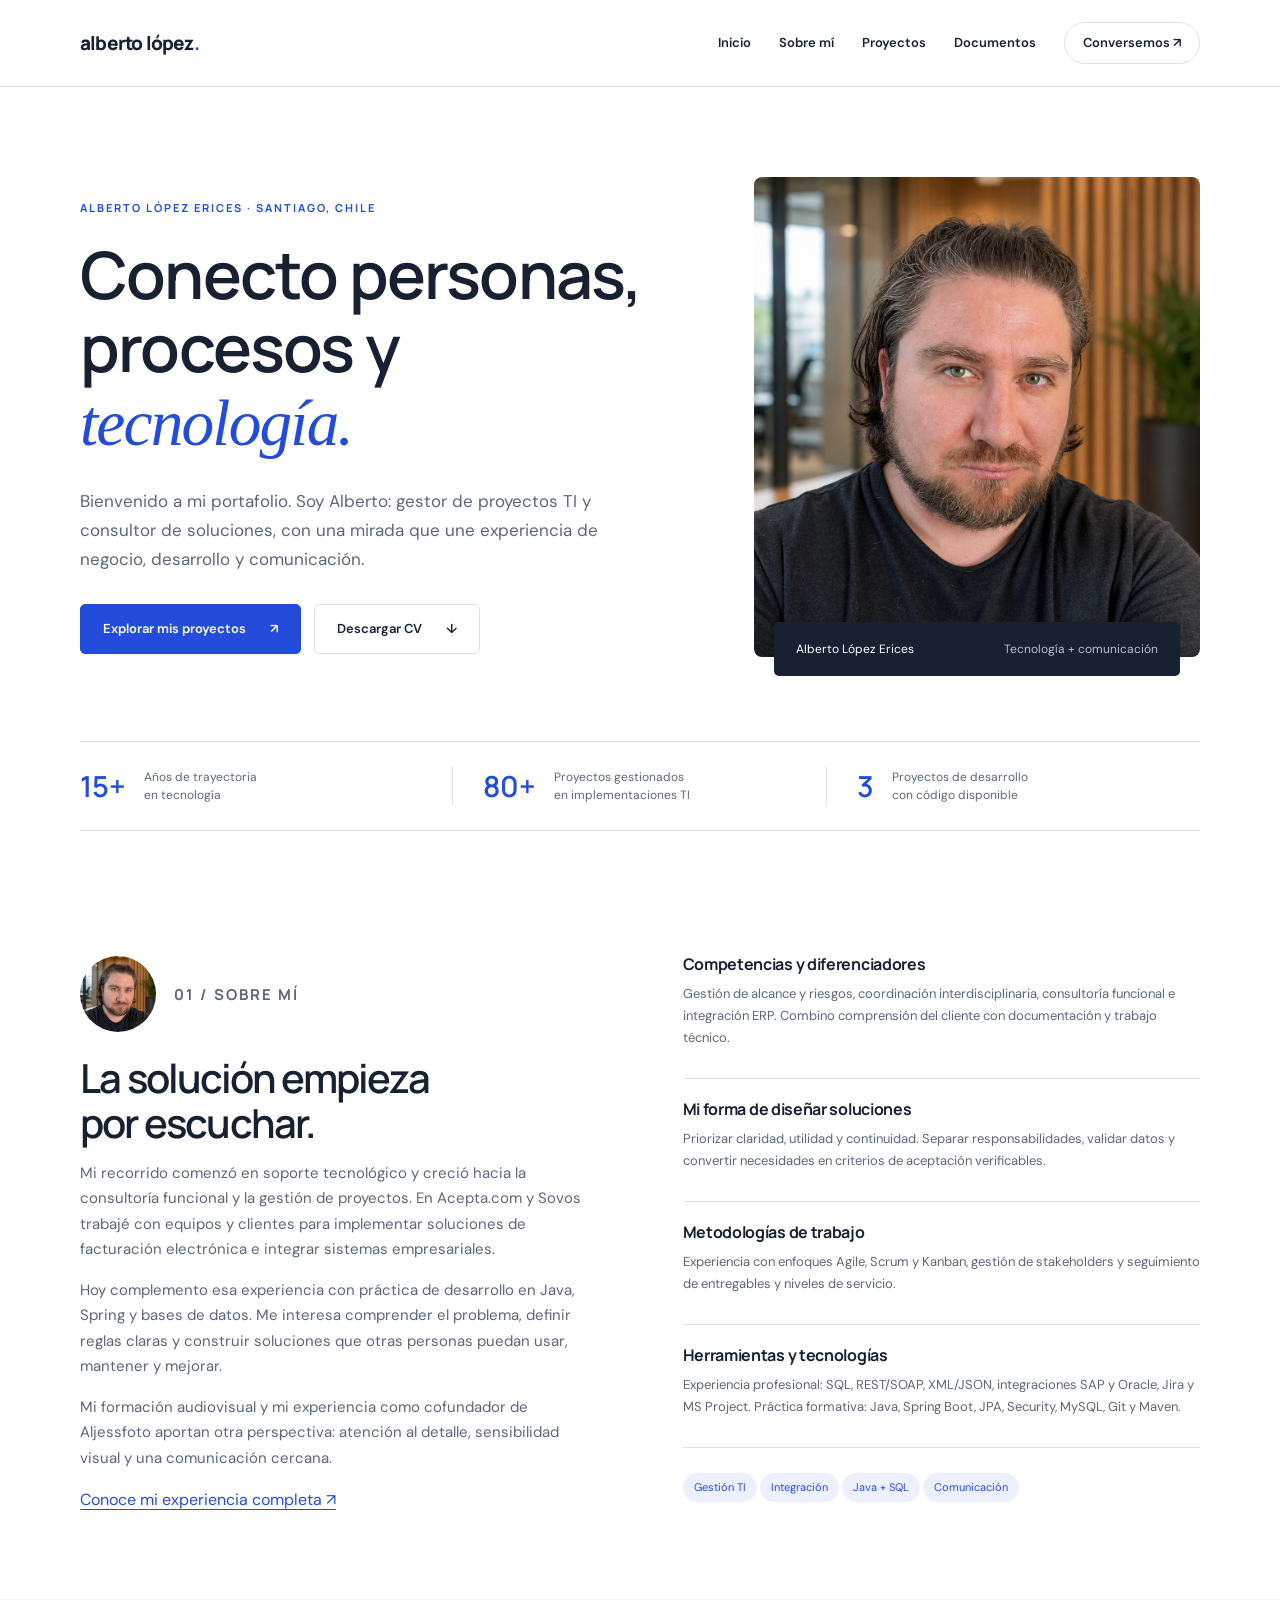
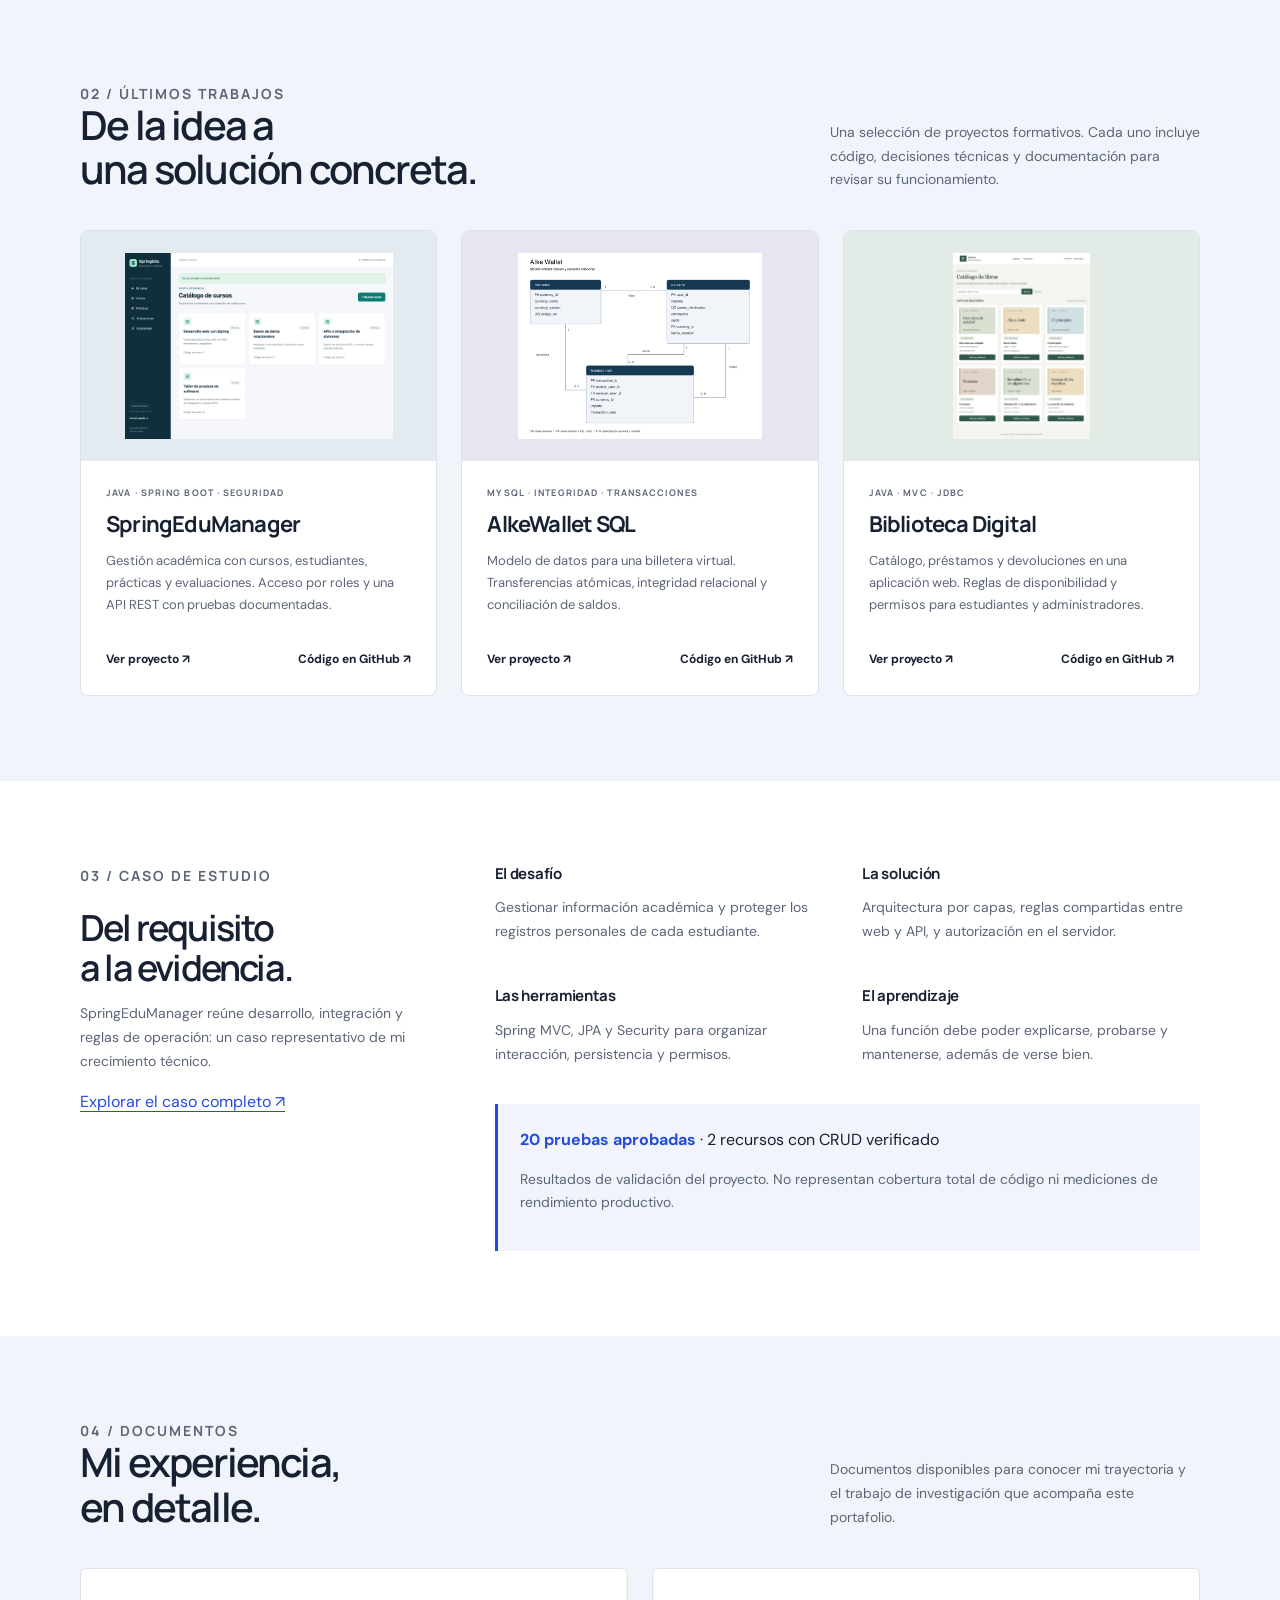
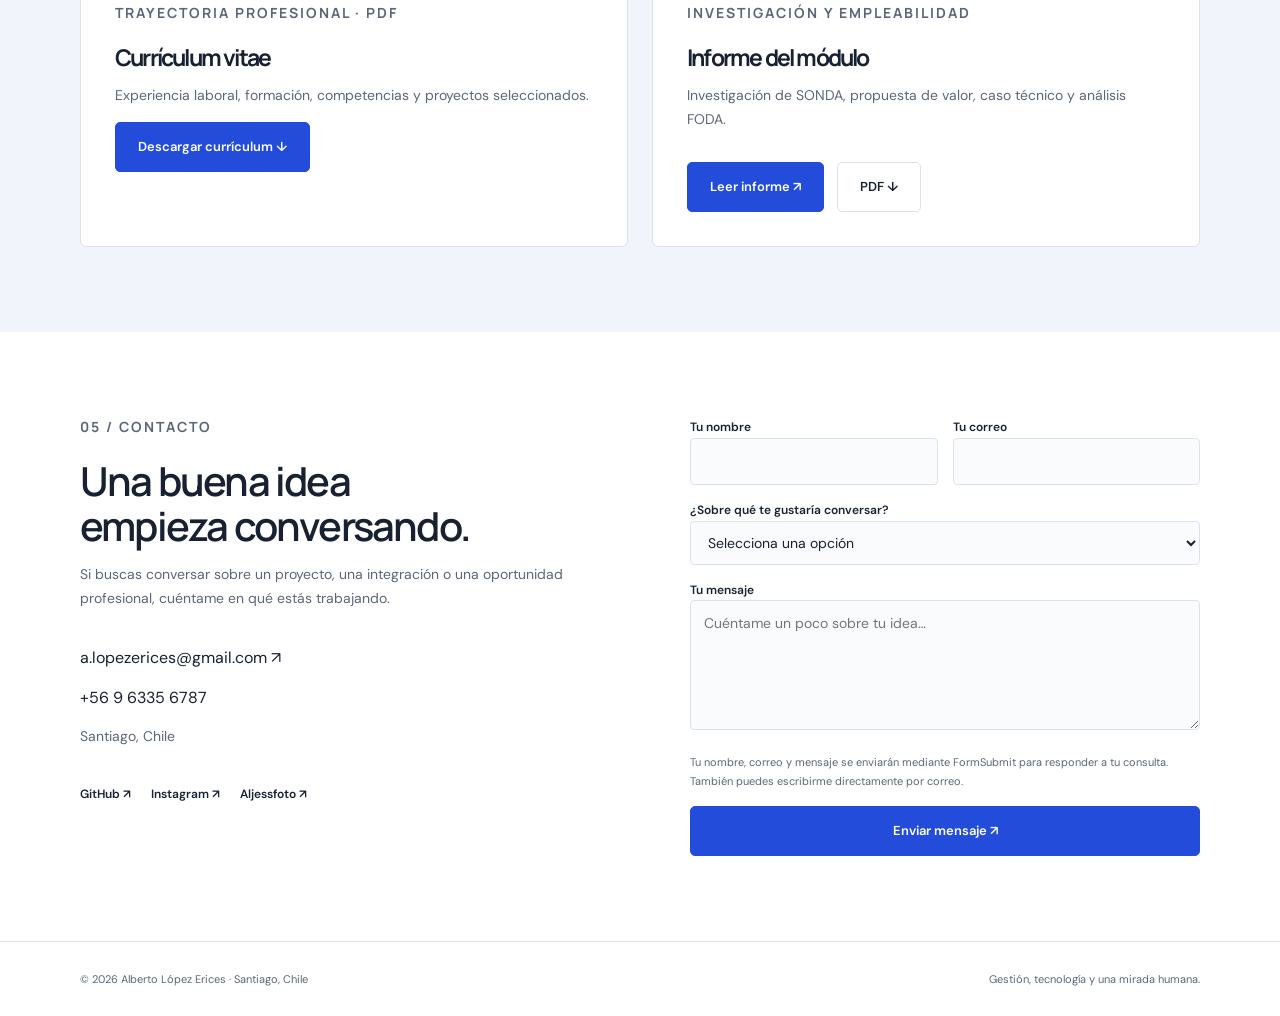
<file: index.html>
<!doctype html><html lang="es"><head><meta charset="utf-8"><meta name="viewport" content="width=device-width,initial-scale=1"><meta name="description" content="Alberto López Erices: gestión de proyectos TI, integración de soluciones y desarrollo Java. Proyectos, experiencia, currículum y contacto."><title>Alberto López Erices | Portafolio profesional</title><link rel="icon" href="assets/favicon.svg" type="image/svg+xml"><link rel="stylesheet" href="style.css?v=2"></head><body><a class="skip" href="#contenido">Saltar al contenido</a><header><div class="wrap nav"><a href="index.html" class="brand" aria-label="Alberto López, inicio">alberto lópez<span>.</span></a><button class="menu" aria-expanded="false" aria-controls="navegacion">Menú</button><nav id="navegacion" aria-label="Navegación principal"><a href="index.html#inicio">Inicio</a><a href="index.html#sobre-mi">Sobre mí</a><a href="index.html#proyectos">Proyectos</a><a href="index.html#documentos">Documentos</a><a class="navcontact" href="index.html#contacto">Conversemos ↗</a></nav></div></header><main id="contenido"><div class="wrap"><div id="inicio" class="hero"><div><p class="eyebrow">Alberto López Erices · Santiago, Chile</p><h1>Conecto personas,<br>procesos y<br><em>tecnología.</em></h1><p class="intro">Bienvenido a mi portafolio. Soy Alberto: gestor de proyectos TI y consultor de soluciones, con una mirada que une experiencia de negocio, desarrollo y comunicación.</p><div class="buttons"><a href="#proyectos" class="button primary">Explorar mis proyectos <span>↗</span></a><a href="documentos/CV_Alberto_Lopez_Erices.pdf" class="button" download>Descargar CV <span>↓</span></a></div></div><figure class="portrait"><img src="assets/alberto.png" alt="Retrato de Alberto López Erices" width="900" height="1100" fetchpriority="high"><figcaption>Alberto López Erices <span>Tecnología + comunicación</span></figcaption></figure></div><div class="facts"><div><strong>15+</strong><span>Años de trayectoria<br>en tecnología</span></div><div><strong>80+</strong><span>Proyectos gestionados<br>en implementaciones TI</span></div><div><strong>3</strong><span>Proyectos de desarrollo<br>con código disponible</span></div></div></div>
<section id="sobre-mi"><div class="wrap about"><div><div class="aboutidentity"><img src="assets/alberto.png" alt="Alberto López Erices" width="76" height="76" loading="lazy"><p class="eyebrow">01 / Sobre mí</p></div><h2>La solución empieza<br>por escuchar.</h2><p>Mi recorrido comenzó en soporte tecnológico y creció hacia la consultoría funcional y la gestión de proyectos. En Acepta.com y Sovos trabajé con equipos y clientes para implementar soluciones de facturación electrónica e integrar sistemas empresariales.</p><p>Hoy complemento esa experiencia con práctica de desarrollo en Java, Spring y bases de datos. Me interesa comprender el problema, definir reglas claras y construir soluciones que otras personas puedan usar, mantener y mejorar.</p><p>Mi formación audiovisual y mi experiencia como cofundador de Aljessfoto aportan otra perspectiva: atención al detalle, sensibilidad visual y una comunicación cercana.</p><a class="textlink" href="documentos/CV_Alberto_Lopez_Erices.pdf">Conoce mi experiencia completa ↗</a></div><div class="skills"><div class="skill"><h3>Competencias y diferenciadores</h3><p>Gestión de alcance y riesgos, coordinación interdisciplinaria, consultoría funcional e integración ERP. Combino comprensión del cliente con documentación y trabajo técnico.</p></div><div class="skill"><h3>Mi forma de diseñar soluciones</h3><p>Priorizar claridad, utilidad y continuidad. Separar responsabilidades, validar datos y convertir necesidades en criterios de aceptación verificables.</p></div><div class="skill"><h3>Metodologías de trabajo</h3><p>Experiencia con enfoques Agile, Scrum y Kanban, gestión de stakeholders y seguimiento de entregables y niveles de servicio.</p></div><div class="skill"><h3>Herramientas y tecnologías</h3><p>Experiencia profesional: SQL, REST/SOAP, XML/JSON, integraciones SAP y Oracle, Jira y MS Project. Práctica formativa: Java, Spring Boot, JPA, Security, MySQL, Git y Maven.</p></div><div><span class="tag">Gestión TI</span><span class="tag">Integración</span><span class="tag">Java + SQL</span><span class="tag">Comunicación</span></div></div></div></section>
<section id="proyectos" class="soft"><div class="wrap"><div class="sectionhead"><div><p class="eyebrow">02 / Últimos trabajos</p><h2>De la idea a<br>una solución concreta.</h2></div><p>Una selección de proyectos formativos. Cada uno incluye código, decisiones técnicas y documentación para revisar su funcionamiento.</p></div><div class="projects">
<article class="project"><a href="proyectos.html#spring" class="projectimage"><img src="assets/spring.png" alt="SpringEduManager: catálogo de cursos y confirmación de guardado" width="1440" height="1000" loading="lazy"></a><div class="projectbody"><p class="eyebrow">Java · Spring Boot · Seguridad</p><h3>SpringEduManager</h3><p>Gestión académica con cursos, estudiantes, prácticas y evaluaciones. Acceso por roles y una API REST con pruebas documentadas.</p><div class="projectlinks"><a href="proyectos.html#spring">Ver proyecto ↗</a><a href="https://github.com/alopezerices/SpringEduManager" target="_blank" rel="noopener">Código en GitHub ↗</a></div></div></article>
<article class="project"><a href="proyectos.html#wallet" class="projectimage"><img src="assets/wallet.png" alt="Modelo relacional de AlkeWallet: usuarios, monedas y transacciones" loading="lazy" width="1200" height="850"></a><div class="projectbody"><p class="eyebrow">MySQL · Integridad · Transacciones</p><h3>AlkeWallet SQL</h3><p>Modelo de datos para una billetera virtual. Transferencias atómicas, integridad relacional y conciliación de saldos.</p><div class="projectlinks"><a href="proyectos.html#wallet">Ver proyecto ↗</a><a href="https://github.com/alopezerices/alke-wallet-sql" target="_blank" rel="noopener">Código en GitHub ↗</a></div></div></article>
<article class="project"><a href="proyectos.html#biblioteca" class="projectimage"><img src="assets/biblioteca.png" alt="Biblioteca Digital UNTEC: catálogo de libros y disponibilidad" loading="lazy" width="1440" height="1000"></a><div class="projectbody"><p class="eyebrow">Java · MVC · JDBC</p><h3>Biblioteca Digital</h3><p>Catálogo, préstamos y devoluciones en una aplicación web. Reglas de disponibilidad y permisos para estudiantes y administradores.</p><div class="projectlinks"><a href="proyectos.html#biblioteca">Ver proyecto ↗</a><a href="https://github.com/alopezerices/biblioteca-digital-untec" target="_blank" rel="noopener">Código en GitHub ↗</a></div></div></article>
</div></div></section>
<section id="caso"><div class="wrap case"><div><p class="eyebrow">03 / Caso de estudio</p><h2>Del requisito<br>a la evidencia.</h2><p>SpringEduManager reúne desarrollo, integración y reglas de operación: un caso representativo de mi crecimiento técnico.</p><a href="proyectos.html#spring" class="textlink">Explorar el caso completo ↗</a></div><div><div class="case-grid"><div><h3>El desafío</h3><p>Gestionar información académica y proteger los registros personales de cada estudiante.</p></div><div><h3>La solución</h3><p>Arquitectura por capas, reglas compartidas entre web y API, y autorización en el servidor.</p></div><div><h3>Las herramientas</h3><p>Spring MVC, JPA y Security para organizar interacción, persistencia y permisos.</p></div><div><h3>El aprendizaje</h3><p>Una función debe poder explicarse, probarse y mantenerse, además de verse bien.</p></div></div><div class="case-metrics"><b>20 pruebas aprobadas</b> · 2 recursos con CRUD verificado<p>Resultados de validación del proyecto. No representan cobertura total de código ni mediciones de rendimiento productivo.</p></div></div></div></section>
<section id="documentos" class="soft"><div class="wrap"><div class="sectionhead"><div><p class="eyebrow">04 / Documentos</p><h2>Mi experiencia,<br>en detalle.</h2></div><p>Documentos disponibles para conocer mi trayectoria y el trabajo de investigación que acompaña este portafolio.</p></div><div class="download-grid"><article class="download"><p class="eyebrow">Trayectoria profesional · PDF</p><h3>Currículum vitae</h3><p>Experiencia laboral, formación, competencias y proyectos seleccionados.</p><a href="documentos/CV_Alberto_Lopez_Erices.pdf" class="button primary" download>Descargar currículum ↓</a></article><article class="download"><p class="eyebrow">Investigación y empleabilidad</p><h3>Informe del módulo</h3><p>Investigación de SONDA, propuesta de valor, caso técnico y análisis FODA.</p><div class="buttons"><a href="informe.html" class="button primary">Leer informe ↗</a><a href="documentos/Informe_Portafolio_Alberto_Lopez_Erices.pdf" class="button" download>PDF ↓</a></div></article></div></div></section>
<section id="contacto"><div class="wrap contact"><div><p class="eyebrow">05 / Contacto</p><h2>Una buena idea<br>empieza conversando.</h2><p>Si buscas conversar sobre un proyecto, una integración o una oportunidad profesional, cuéntame en qué estás trabajando.</p><div class="contactaddress"><a href="mailto:a.lopezerices@gmail.com">a.lopezerices@gmail.com ↗</a><a href="tel:+56963356787">+56 9 6335 6787</a><p>Santiago, Chile</p></div><div class="social"><a href="https://github.com/alopezerices" target="_blank" rel="noopener">GitHub ↗</a><a href="https://www.instagram.com/albertologpez/" target="_blank" rel="noopener">Instagram ↗</a><a href="https://www.instagram.com/aljessfoto/" target="_blank" rel="noopener">Aljessfoto ↗</a></div></div><form id="contact-form" action="https://formsubmit.co/a.lopezerices@gmail.com" method="POST"><div class="formrow"><div><label for="nombre">Tu nombre</label><input id="nombre" name="name" autocomplete="name" required maxlength="120"></div><div><label for="correo">Tu correo</label><input id="correo" name="email" type="email" autocomplete="email" required maxlength="180"></div></div><div><label for="asunto">¿Sobre qué te gustaría conversar?</label><select id="asunto" name="asunto" required><option value="">Selecciona una opción</option><option>Oportunidad profesional</option><option>Proyecto o integración</option><option>Otra consulta</option></select></div><div><label for="mensaje">Tu mensaje</label><textarea id="mensaje" name="message" required minlength="10" maxlength="5000" placeholder="Cuéntame un poco sobre tu idea…"></textarea></div><input type="hidden" name="_subject" value="Nuevo contacto desde el portafolio de Alberto López"><input type="hidden" name="_next" value="https://alopezerices.github.io/gracias.html"><input type="hidden" name="_template" value="table"><input class="trap" type="text" name="_honey" tabindex="-1" autocomplete="off" aria-hidden="true"><p class="formhint">Tu nombre, correo y mensaje se enviarán mediante FormSubmit para responder a tu consulta. También puedes escribirme directamente por correo.</p><button class="button primary" type="submit">Enviar mensaje ↗</button></form></div></section></main><footer><div class="wrap"><span>© 2026 Alberto López Erices · Santiago, Chile</span><span>Gestión, tecnología y una mirada humana.</span></div></footer><script src="main.js" defer></script></body></html>
</file>
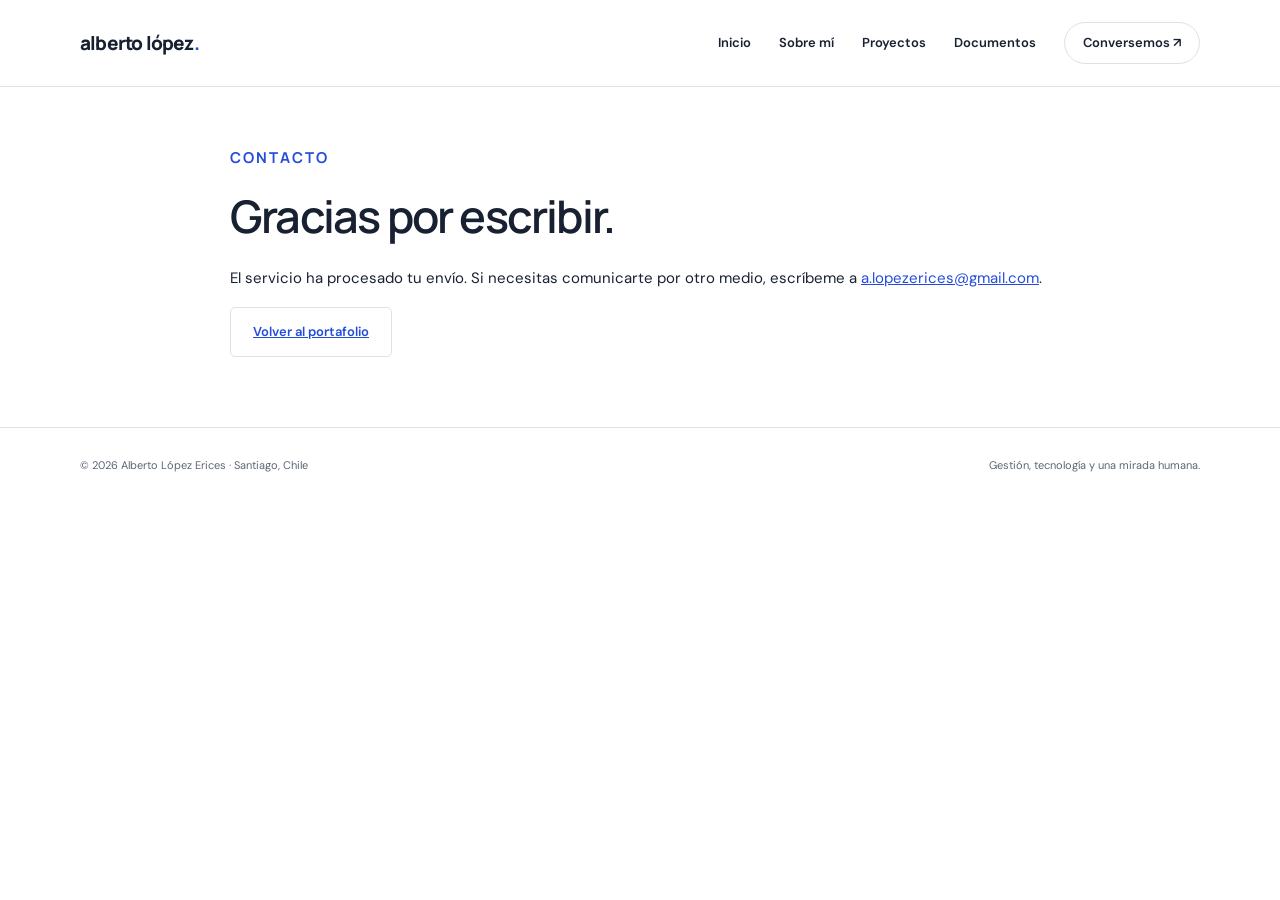
<file: gracias.html>
<!doctype html><html lang="es"><head><meta charset="utf-8"><meta name="viewport" content="width=device-width,initial-scale=1"><meta name="description" content="Alberto López Erices: gestión de proyectos TI, integración de soluciones y desarrollo Java. Proyectos, experiencia, currículum y contacto."><title>Gracias | Alberto López Erices</title><link rel="icon" href="assets/favicon.svg" type="image/svg+xml"><link rel="stylesheet" href="style.css?v=2"></head><body><a class="skip" href="#contenido">Saltar al contenido</a><header><div class="wrap nav"><a href="index.html" class="brand" aria-label="Alberto López, inicio">alberto lópez<span>.</span></a><button class="menu" aria-expanded="false" aria-controls="navegacion">Menú</button><nav id="navegacion" aria-label="Navegación principal"><a href="index.html#inicio">Inicio</a><a href="index.html#sobre-mi">Sobre mí</a><a href="index.html#proyectos">Proyectos</a><a href="index.html#documentos">Documentos</a><a class="navcontact" href="index.html#contacto">Conversemos ↗</a></nav></div></header><main id="contenido" class="wrap document"><p class="eyebrow">Contacto</p><h1>Gracias por escribir.</h1><p>El servicio ha procesado tu envío. Si necesitas comunicarte por otro medio, escríbeme a <a href="mailto:a.lopezerices@gmail.com">a.lopezerices@gmail.com</a>.</p><a class="button" href="index.html">Volver al portafolio</a></main><footer><div class="wrap"><span>© 2026 Alberto López Erices · Santiago, Chile</span><span>Gestión, tecnología y una mirada humana.</span></div></footer><script src="main.js" defer></script></body></html>
</file>
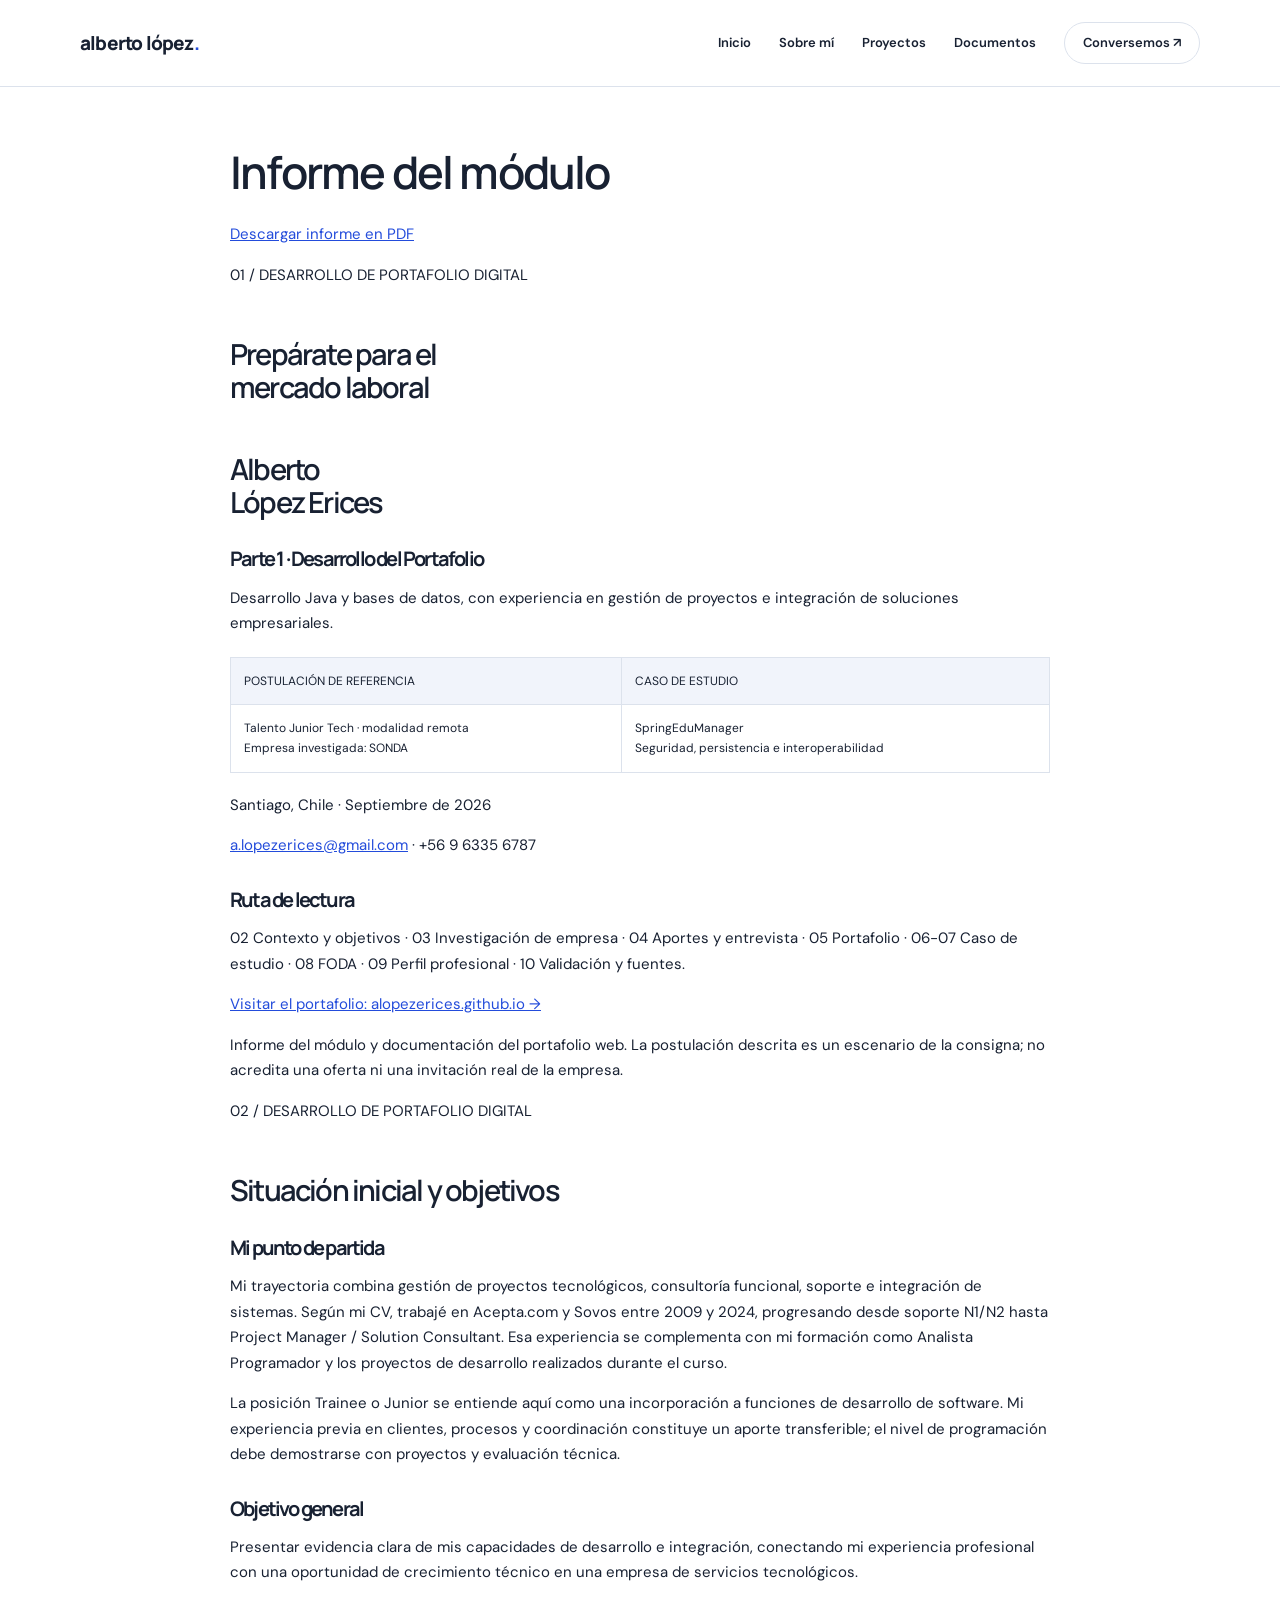
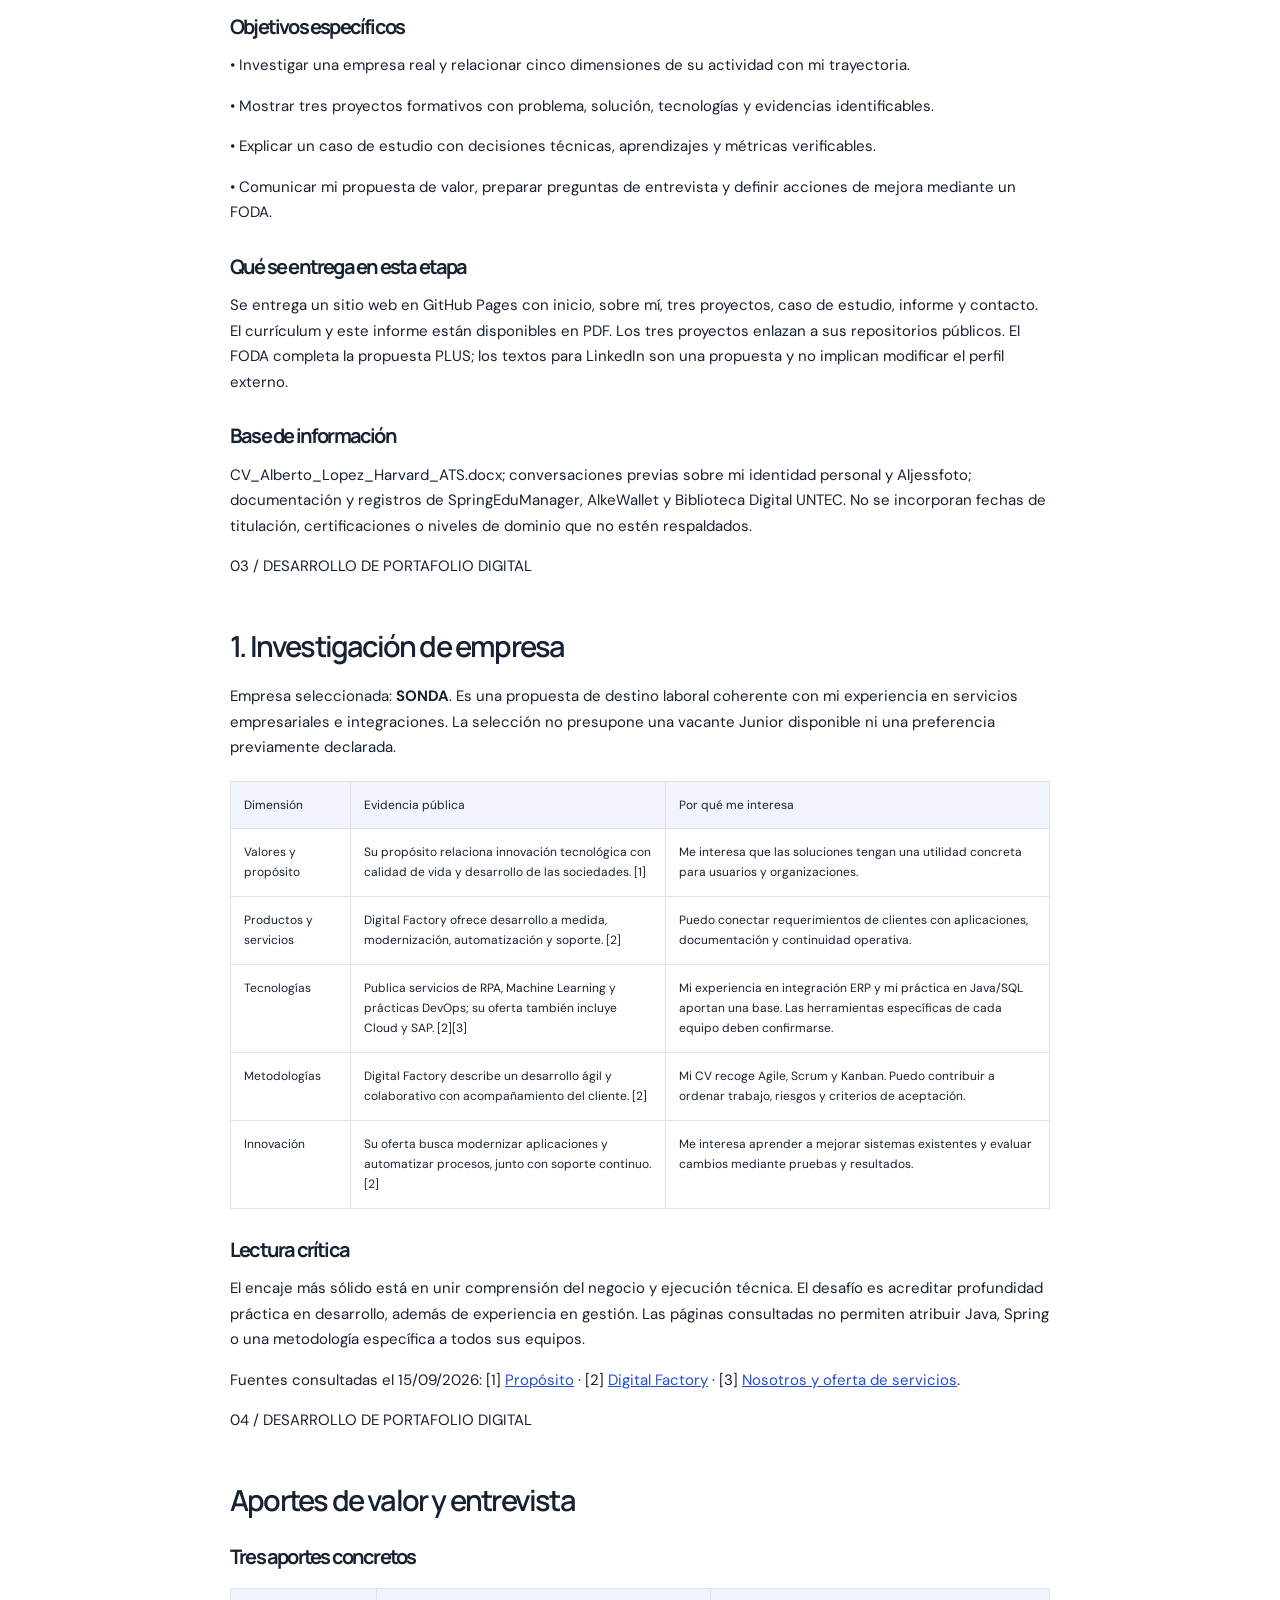
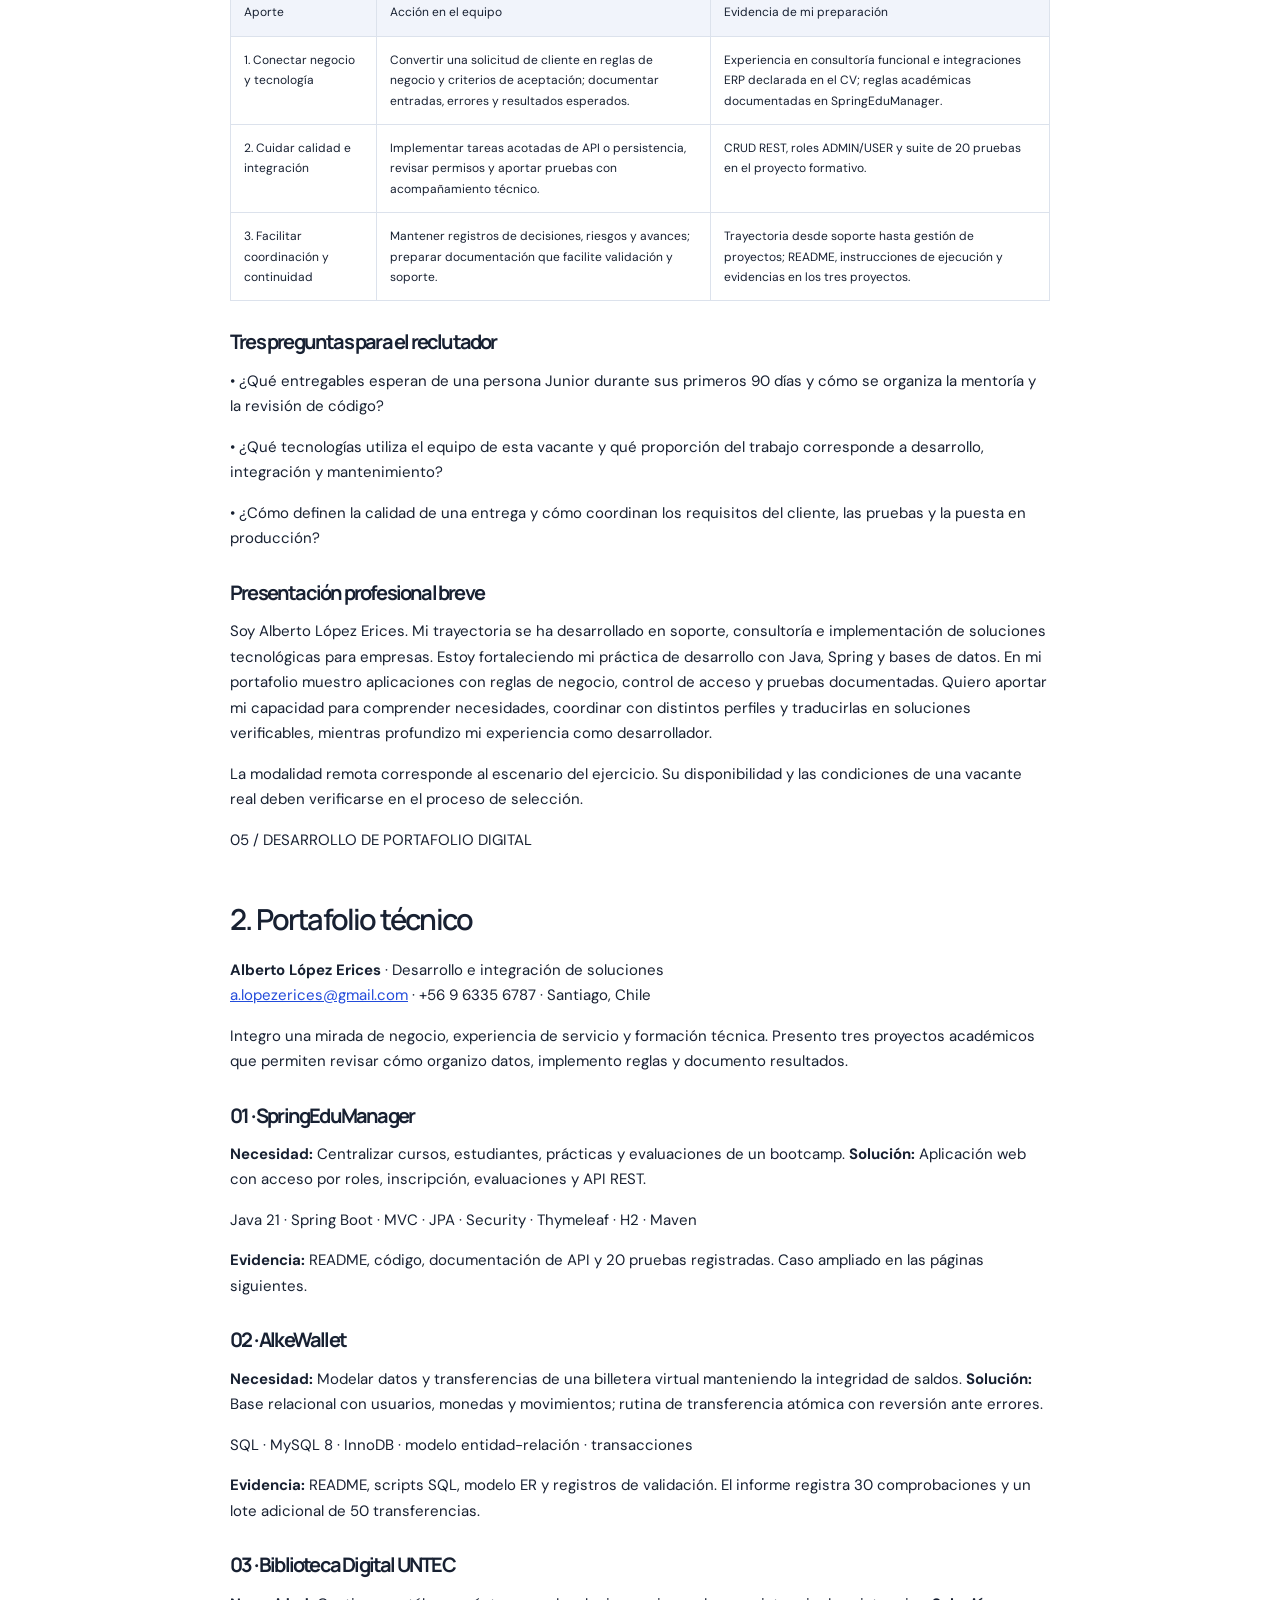
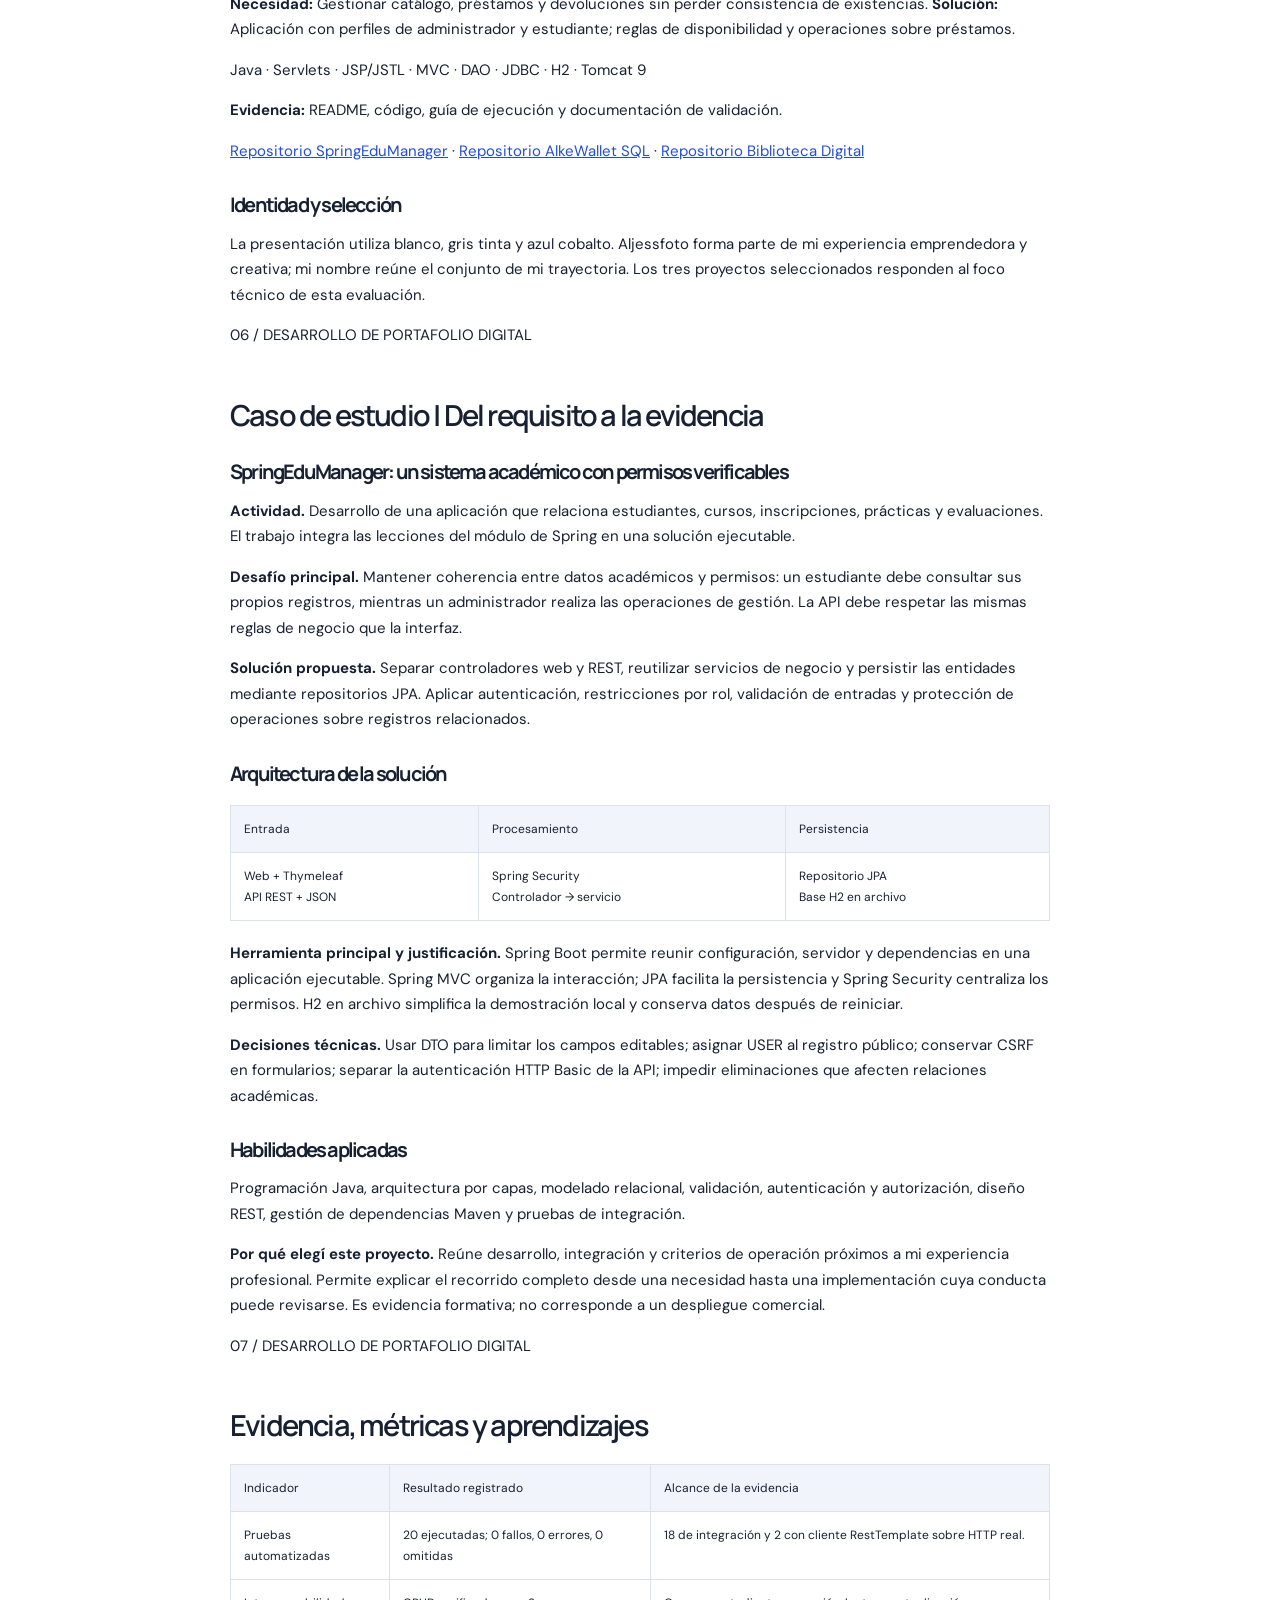
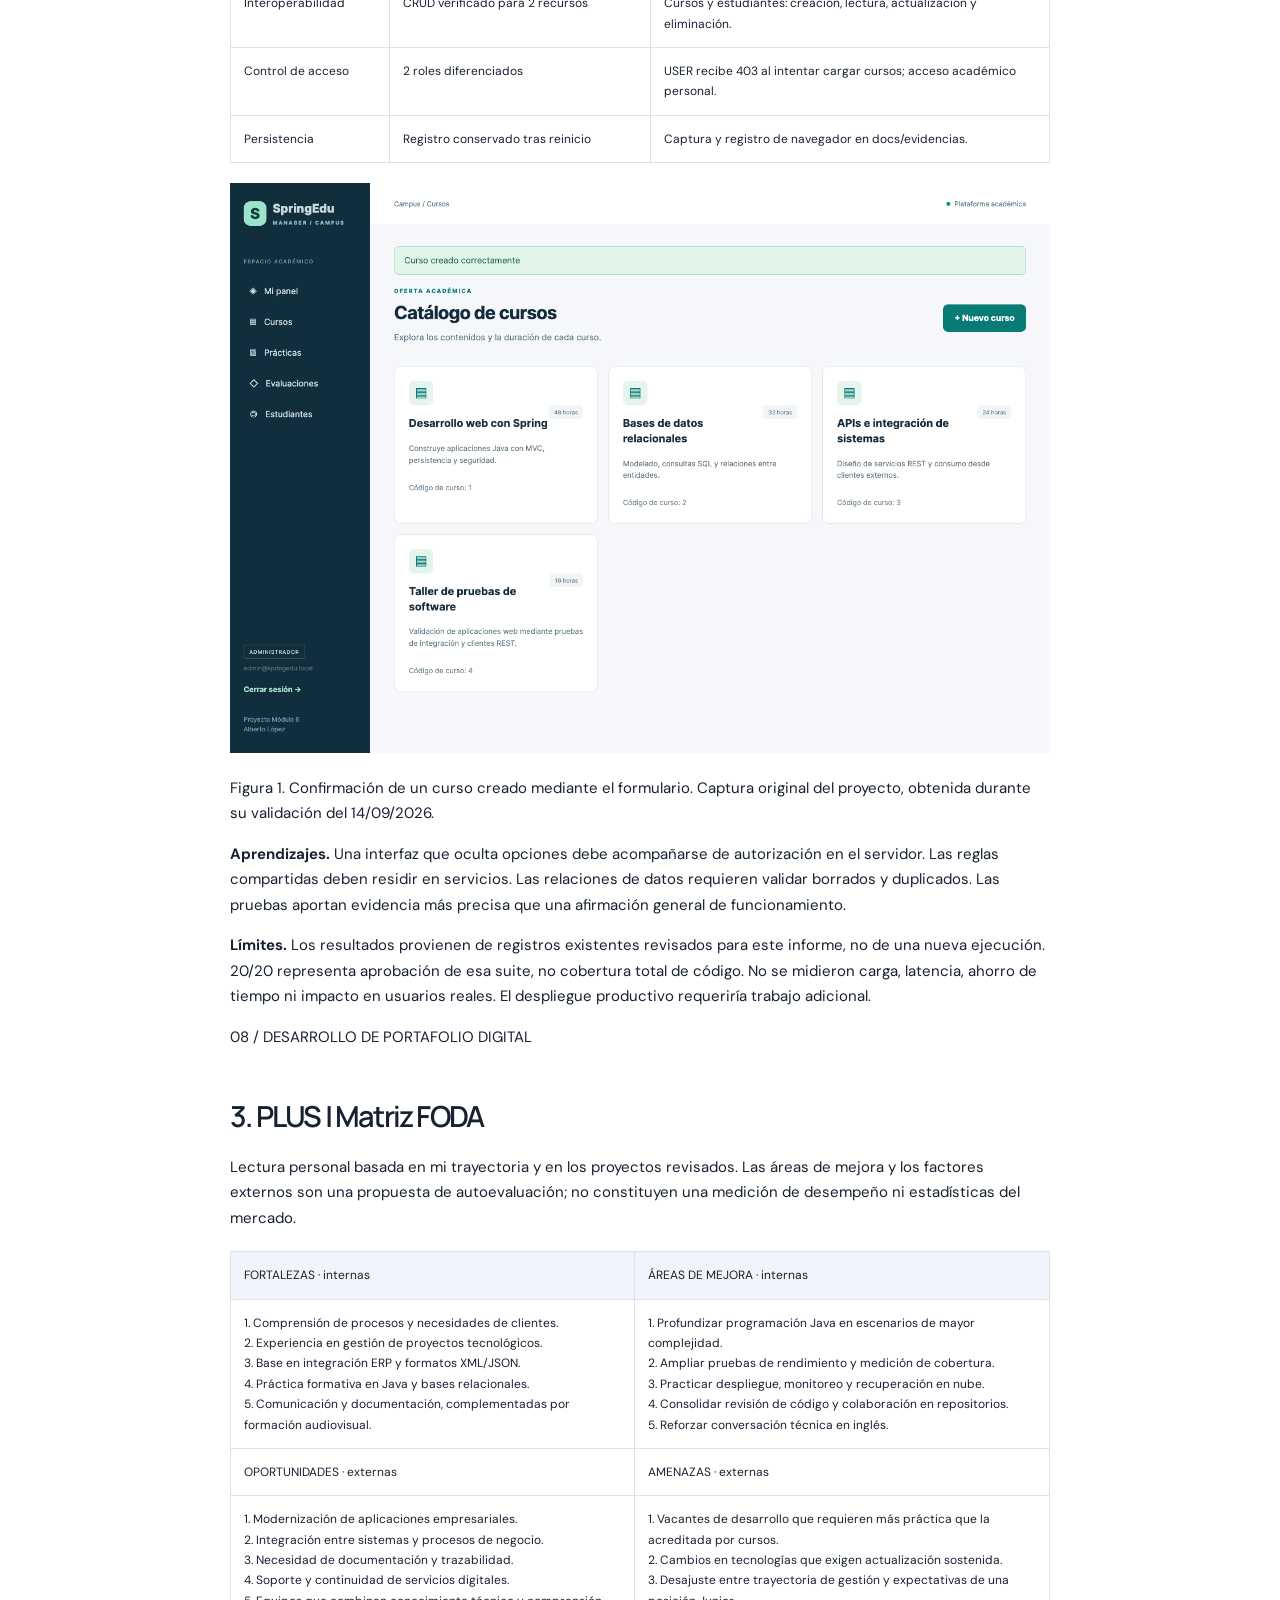
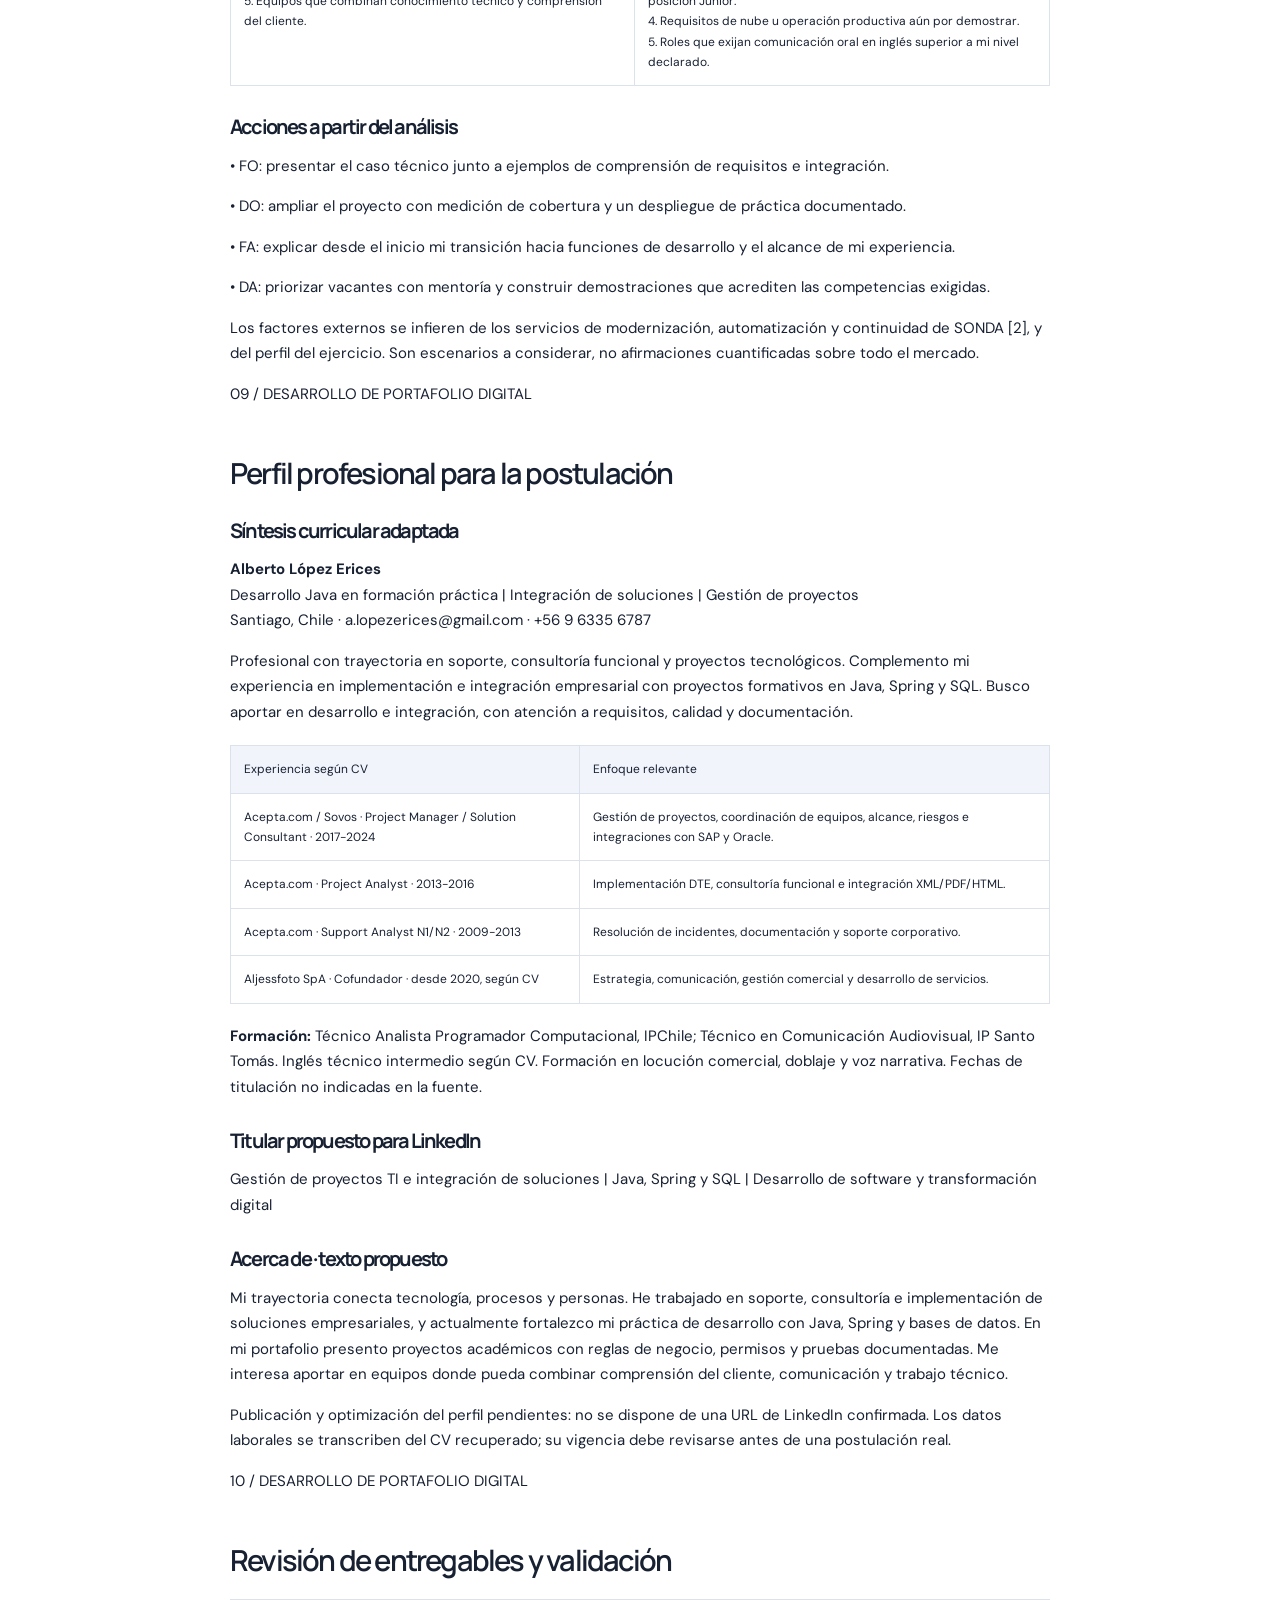
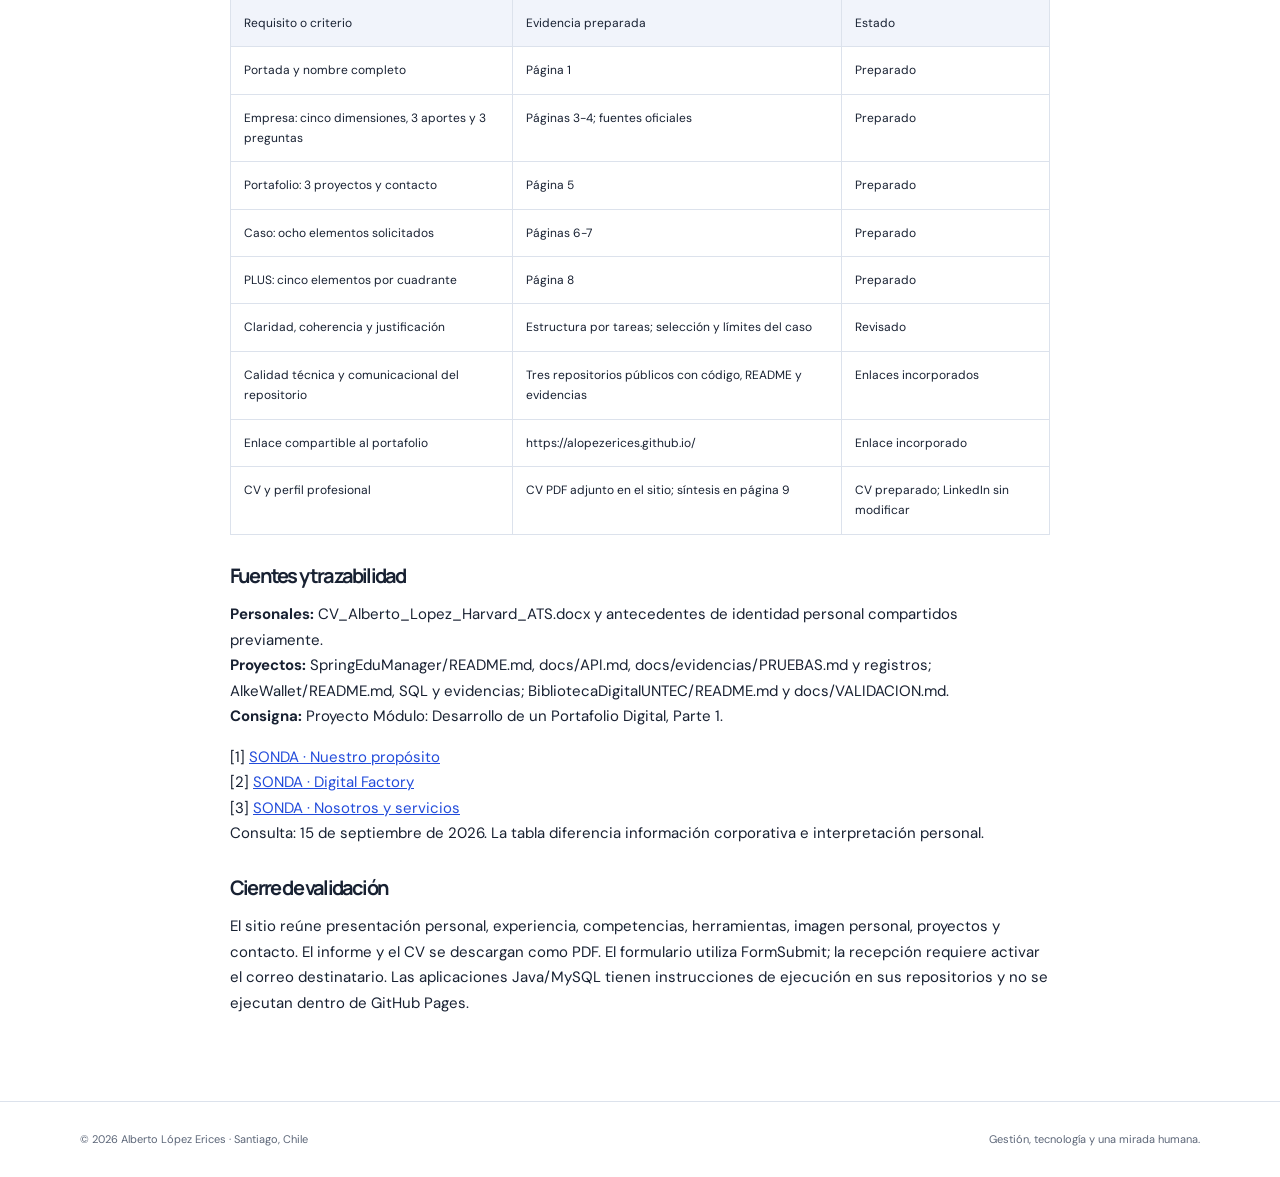
<file: informe.html>
<!doctype html><html lang="es"><head><meta charset="utf-8"><meta name="viewport" content="width=device-width,initial-scale=1"><meta name="description" content="Alberto López Erices: gestión de proyectos TI, integración de soluciones y desarrollo Java. Proyectos, experiencia, currículum y contacto."><title>Informe del módulo | Alberto López Erices</title><link rel="icon" href="assets/favicon.svg" type="image/svg+xml"><link rel="stylesheet" href="style.css?v=2"></head><body><a class="skip" href="#contenido">Saltar al contenido</a><header><div class="wrap nav"><a href="index.html" class="brand" aria-label="Alberto López, inicio">alberto lópez<span>.</span></a><button class="menu" aria-expanded="false" aria-controls="navegacion">Menú</button><nav id="navegacion" aria-label="Navegación principal"><a href="index.html#inicio">Inicio</a><a href="index.html#sobre-mi">Sobre mí</a><a href="index.html#proyectos">Proyectos</a><a href="index.html#documentos">Documentos</a><a class="navcontact" href="index.html#contacto">Conversemos ↗</a></nav></div></header><main id="contenido" class="wrap document"><h1>Informe del módulo</h1><p><a href="documentos/Informe_Portafolio_Alberto_Lopez_Erices.pdf" download>Descargar informe en PDF</a></p><p>01 / DESARROLLO DE PORTAFOLIO DIGITAL</p><h2>Prepárate para el<br/>mercado laboral</h2><h2>Alberto<br/>López Erices</h2><h3>Parte 1 · Desarrollo del Portafolio</h3><p>Desarrollo Java y bases de datos, con experiencia en gestión de proyectos e integración de soluciones empresariales.</p><table><tr><td>POSTULACIÓN DE REFERENCIA</td><td>CASO DE ESTUDIO</td></tr><tr><td>Talento Junior Tech · modalidad remota<br>Empresa investigada: SONDA</td><td>SpringEduManager<br>Seguridad, persistencia e interoperabilidad</td></tr></table><p>Santiago, Chile · Septiembre de 2026</p><p><a href="mailto:a.lopezerices@gmail.com">a.lopezerices@gmail.com</a> · +56 9 6335 6787</p><h3>Ruta de lectura</h3><p>02 Contexto y objetivos · 03 Investigación de empresa · 04 Aportes y entrevista · 05 Portafolio · 06-07 Caso de estudio · 08 FODA · 09 Perfil profesional · 10 Validación y fuentes.</p><p><a href="https://alopezerices.github.io/">Visitar el portafolio: alopezerices.github.io →</a></p><p>Informe del módulo y documentación del portafolio web. La postulación descrita es un escenario de la consigna; no acredita una oferta ni una invitación real de la empresa.</p><p>02 / DESARROLLO DE PORTAFOLIO DIGITAL</p><h2>Situación inicial y objetivos</h2><h3>Mi punto de partida</h3><p>Mi trayectoria combina gestión de proyectos tecnológicos, consultoría funcional, soporte e integración de sistemas. Según mi CV, trabajé en Acepta.com y Sovos entre 2009 y 2024, progresando desde soporte N1/N2 hasta Project Manager / Solution Consultant. Esa experiencia se complementa con mi formación como Analista Programador y los proyectos de desarrollo realizados durante el curso.</p><p>La posición Trainee o Junior se entiende aquí como una incorporación a funciones de desarrollo de software. Mi experiencia previa en clientes, procesos y coordinación constituye un aporte transferible; el nivel de programación debe demostrarse con proyectos y evaluación técnica.</p><h3>Objetivo general</h3><p>Presentar evidencia clara de mis capacidades de desarrollo e integración, conectando mi experiencia profesional con una oportunidad de crecimiento técnico en una empresa de servicios tecnológicos.</p><h3>Objetivos específicos</h3><p>• Investigar una empresa real y relacionar cinco dimensiones de su actividad con mi trayectoria.</p><p>• Mostrar tres proyectos formativos con problema, solución, tecnologías y evidencias identificables.</p><p>• Explicar un caso de estudio con decisiones técnicas, aprendizajes y métricas verificables.</p><p>• Comunicar mi propuesta de valor, preparar preguntas de entrevista y definir acciones de mejora mediante un FODA.</p><h3>Qué se entrega en esta etapa</h3><p>Se entrega un sitio web en GitHub Pages con inicio, sobre mí, tres proyectos, caso de estudio, informe y contacto. El currículum y este informe están disponibles en PDF. Los tres proyectos enlazan a sus repositorios públicos. El FODA completa la propuesta PLUS; los textos para LinkedIn son una propuesta y no implican modificar el perfil externo.</p><h3>Base de información</h3><p>CV_Alberto_Lopez_Harvard_ATS.docx; conversaciones previas sobre mi identidad personal y Aljessfoto; documentación y registros de SpringEduManager, AlkeWallet y Biblioteca Digital UNTEC. No se incorporan fechas de titulación, certificaciones o niveles de dominio que no estén respaldados.</p><p>03 / DESARROLLO DE PORTAFOLIO DIGITAL</p><h2>1. Investigación de empresa</h2><p>Empresa seleccionada: <b>SONDA</b>. Es una propuesta de destino laboral coherente con mi experiencia en servicios empresariales e integraciones. La selección no presupone una vacante Junior disponible ni una preferencia previamente declarada.</p><table><tr><td>Dimensión</td><td>Evidencia pública</td><td>Por qué me interesa</td></tr><tr><td>Valores y propósito</td><td>Su propósito relaciona innovación tecnológica con calidad de vida y desarrollo de las sociedades. [1]</td><td>Me interesa que las soluciones tengan una utilidad concreta para usuarios y organizaciones.</td></tr><tr><td>Productos y servicios</td><td>Digital Factory ofrece desarrollo a medida, modernización, automatización y soporte. [2]</td><td>Puedo conectar requerimientos de clientes con aplicaciones, documentación y continuidad operativa.</td></tr><tr><td>Tecnologías</td><td>Publica servicios de RPA, Machine Learning y prácticas DevOps; su oferta también incluye Cloud y SAP. [2][3]</td><td>Mi experiencia en integración ERP y mi práctica en Java/SQL aportan una base. Las herramientas específicas de cada equipo deben confirmarse.</td></tr><tr><td>Metodologías</td><td>Digital Factory describe un desarrollo ágil y colaborativo con acompañamiento del cliente. [2]</td><td>Mi CV recoge Agile, Scrum y Kanban. Puedo contribuir a ordenar trabajo, riesgos y criterios de aceptación.</td></tr><tr><td>Innovación</td><td>Su oferta busca modernizar aplicaciones y automatizar procesos, junto con soporte continuo. [2]</td><td>Me interesa aprender a mejorar sistemas existentes y evaluar cambios mediante pruebas y resultados.</td></tr></table><h3>Lectura crítica</h3><p>El encaje más sólido está en unir comprensión del negocio y ejecución técnica. El desafío es acreditar profundidad práctica en desarrollo, además de experiencia en gestión. Las páginas consultadas no permiten atribuir Java, Spring o una metodología específica a todos sus equipos.</p><p>Fuentes consultadas el 15/09/2026: [1] <a href="https://www.sonda.com/nosotros/proposito">Propósito</a> · [2] <a href="https://www.sonda.com/soluciones/digital-factory">Digital Factory</a> · [3] <a href="https://www.sonda.com/nosotros">Nosotros y oferta de servicios</a>.</p><p>04 / DESARROLLO DE PORTAFOLIO DIGITAL</p><h2>Aportes de valor y entrevista</h2><h3>Tres aportes concretos</h3><table><tr><td>Aporte</td><td>Acción en el equipo</td><td>Evidencia de mi preparación</td></tr><tr><td>1. Conectar negocio y tecnología</td><td>Convertir una solicitud de cliente en reglas de negocio y criterios de aceptación; documentar entradas, errores y resultados esperados.</td><td>Experiencia en consultoría funcional e integraciones ERP declarada en el CV; reglas académicas documentadas en SpringEduManager.</td></tr><tr><td>2. Cuidar calidad e integración</td><td>Implementar tareas acotadas de API o persistencia, revisar permisos y aportar pruebas con acompañamiento técnico.</td><td>CRUD REST, roles ADMIN/USER y suite de 20 pruebas en el proyecto formativo.</td></tr><tr><td>3. Facilitar coordinación y continuidad</td><td>Mantener registros de decisiones, riesgos y avances; preparar documentación que facilite validación y soporte.</td><td>Trayectoria desde soporte hasta gestión de proyectos; README, instrucciones de ejecución y evidencias en los tres proyectos.</td></tr></table><h3>Tres preguntas para el reclutador</h3><p>• ¿Qué entregables esperan de una persona Junior durante sus primeros 90 días y cómo se organiza la mentoría y la revisión de código?</p><p>• ¿Qué tecnologías utiliza el equipo de esta vacante y qué proporción del trabajo corresponde a desarrollo, integración y mantenimiento?</p><p>• ¿Cómo definen la calidad de una entrega y cómo coordinan los requisitos del cliente, las pruebas y la puesta en producción?</p><h3>Presentación profesional breve</h3><p>Soy Alberto López Erices. Mi trayectoria se ha desarrollado en soporte, consultoría e implementación de soluciones tecnológicas para empresas. Estoy fortaleciendo mi práctica de desarrollo con Java, Spring y bases de datos. En mi portafolio muestro aplicaciones con reglas de negocio, control de acceso y pruebas documentadas. Quiero aportar mi capacidad para comprender necesidades, coordinar con distintos perfiles y traducirlas en soluciones verificables, mientras profundizo mi experiencia como desarrollador.</p><p>La modalidad remota corresponde al escenario del ejercicio. Su disponibilidad y las condiciones de una vacante real deben verificarse en el proceso de selección.</p><p>05 / DESARROLLO DE PORTAFOLIO DIGITAL</p><h2><span id="portafolio"></span>2. Portafolio técnico</h2><p><b>Alberto López Erices</b> · Desarrollo e integración de soluciones<br/><a href="mailto:a.lopezerices@gmail.com">a.lopezerices@gmail.com</a> · +56 9 6335 6787 · Santiago, Chile</p><p>Integro una mirada de negocio, experiencia de servicio y formación técnica. Presento tres proyectos académicos que permiten revisar cómo organizo datos, implemento reglas y documento resultados.</p><h3>01 · SpringEduManager</h3><p><b>Necesidad:</b> Centralizar cursos, estudiantes, prácticas y evaluaciones de un bootcamp. <b>Solución:</b> Aplicación web con acceso por roles, inscripción, evaluaciones y API REST.</p><p>Java 21 · Spring Boot · MVC · JPA · Security · Thymeleaf · H2 · Maven</p><p><b>Evidencia:</b> README, código, documentación de API y 20 pruebas registradas. Caso ampliado en las páginas siguientes.</p><h3>02 · AlkeWallet</h3><p><b>Necesidad:</b> Modelar datos y transferencias de una billetera virtual manteniendo la integridad de saldos. <b>Solución:</b> Base relacional con usuarios, monedas y movimientos; rutina de transferencia atómica con reversión ante errores.</p><p>SQL · MySQL 8 · InnoDB · modelo entidad-relación · transacciones</p><p><b>Evidencia:</b> README, scripts SQL, modelo ER y registros de validación. El informe registra 30 comprobaciones y un lote adicional de 50 transferencias.</p><h3>03 · Biblioteca Digital UNTEC</h3><p><b>Necesidad:</b> Gestionar catálogo, préstamos y devoluciones sin perder consistencia de existencias. <b>Solución:</b> Aplicación con perfiles de administrador y estudiante; reglas de disponibilidad y operaciones sobre préstamos.</p><p>Java · Servlets · JSP/JSTL · MVC · DAO · JDBC · H2 · Tomcat 9</p><p><b>Evidencia:</b> README, código, guía de ejecución y documentación de validación.</p><p><a href="https://github.com/alopezerices/SpringEduManager">Repositorio SpringEduManager</a> · <a href="https://github.com/alopezerices/alke-wallet-sql">Repositorio AlkeWallet SQL</a> · <a href="https://github.com/alopezerices/biblioteca-digital-untec">Repositorio Biblioteca Digital</a></p><h3>Identidad y selección</h3><p>La presentación utiliza blanco, gris tinta y azul cobalto. Aljessfoto forma parte de mi experiencia emprendedora y creativa; mi nombre reúne el conjunto de mi trayectoria. Los tres proyectos seleccionados responden al foco técnico de esta evaluación.</p><p>06 / DESARROLLO DE PORTAFOLIO DIGITAL</p><h2><span id="caso"></span>Caso de estudio | Del requisito a la evidencia</h2><h3>SpringEduManager: un sistema académico con permisos verificables</h3><p><b>Actividad.</b> Desarrollo de una aplicación que relaciona estudiantes, cursos, inscripciones, prácticas y evaluaciones. El trabajo integra las lecciones del módulo de Spring en una solución ejecutable.</p><p><b>Desafío principal.</b> Mantener coherencia entre datos académicos y permisos: un estudiante debe consultar sus propios registros, mientras un administrador realiza las operaciones de gestión. La API debe respetar las mismas reglas de negocio que la interfaz.</p><p><b>Solución propuesta.</b> Separar controladores web y REST, reutilizar servicios de negocio y persistir las entidades mediante repositorios JPA. Aplicar autenticación, restricciones por rol, validación de entradas y protección de operaciones sobre registros relacionados.</p><h3>Arquitectura de la solución</h3><table><tr><td>Entrada</td><td>Procesamiento</td><td>Persistencia</td></tr><tr><td>Web + Thymeleaf<br>API REST + JSON</td><td>Spring Security<br>Controlador → servicio</td><td>Repositorio JPA<br>Base H2 en archivo</td></tr></table><p><b>Herramienta principal y justificación.</b> Spring Boot permite reunir configuración, servidor y dependencias en una aplicación ejecutable. Spring MVC organiza la interacción; JPA facilita la persistencia y Spring Security centraliza los permisos. H2 en archivo simplifica la demostración local y conserva datos después de reiniciar.</p><p><b>Decisiones técnicas.</b> Usar DTO para limitar los campos editables; asignar USER al registro público; conservar CSRF en formularios; separar la autenticación HTTP Basic de la API; impedir eliminaciones que afecten relaciones académicas.</p><h3>Habilidades aplicadas</h3><p>Programación Java, arquitectura por capas, modelado relacional, validación, autenticación y autorización, diseño REST, gestión de dependencias Maven y pruebas de integración.</p><p><b>Por qué elegí este proyecto.</b> Reúne desarrollo, integración y criterios de operación próximos a mi experiencia profesional. Permite explicar el recorrido completo desde una necesidad hasta una implementación cuya conducta puede revisarse. Es evidencia formativa; no corresponde a un despliegue comercial.</p><p>07 / DESARROLLO DE PORTAFOLIO DIGITAL</p><h2>Evidencia, métricas y aprendizajes</h2><table><tr><td>Indicador</td><td>Resultado registrado</td><td>Alcance de la evidencia</td></tr><tr><td>Pruebas automatizadas</td><td>20 ejecutadas; 0 fallos, 0 errores, 0 omitidas</td><td>18 de integración y 2 con cliente RestTemplate sobre HTTP real.</td></tr><tr><td>Interoperabilidad</td><td>CRUD verificado para 2 recursos</td><td>Cursos y estudiantes: creación, lectura, actualización y eliminación.</td></tr><tr><td>Control de acceso</td><td>2 roles diferenciados</td><td>USER recibe 403 al intentar cargar cursos; acceso académico personal.</td></tr><tr><td>Persistencia</td><td>Registro conservado tras reinicio</td><td>Captura y registro de navegador en docs/evidencias.</td></tr></table><img src="assets/spring.png" alt="Curso creado y confirmado en SpringEduManager" loading="lazy"><p>Figura 1. Confirmación de un curso creado mediante el formulario. Captura original del proyecto, obtenida durante su validación del 14/09/2026.</p><p><b>Aprendizajes.</b> Una interfaz que oculta opciones debe acompañarse de autorización en el servidor. Las reglas compartidas deben residir en servicios. Las relaciones de datos requieren validar borrados y duplicados. Las pruebas aportan evidencia más precisa que una afirmación general de funcionamiento.</p><p><b>Límites.</b> Los resultados provienen de registros existentes revisados para este informe, no de una nueva ejecución. 20/20 representa aprobación de esa suite, no cobertura total de código. No se midieron carga, latencia, ahorro de tiempo ni impacto en usuarios reales. El despliegue productivo requeriría trabajo adicional.</p><p>08 / DESARROLLO DE PORTAFOLIO DIGITAL</p><h2>3. PLUS | Matriz FODA</h2><p>Lectura personal basada en mi trayectoria y en los proyectos revisados. Las áreas de mejora y los factores externos son una propuesta de autoevaluación; no constituyen una medición de desempeño ni estadísticas del mercado.</p><table><tr><td>FORTALEZAS · internas</td><td>ÁREAS DE MEJORA · internas</td></tr><tr><td>1. Comprensión de procesos y necesidades de clientes.<br>2. Experiencia en gestión de proyectos tecnológicos.<br>3. Base en integración ERP y formatos XML/JSON.<br>4. Práctica formativa en Java y bases relacionales.<br>5. Comunicación y documentación, complementadas por formación audiovisual.</td><td>1. Profundizar programación Java en escenarios de mayor complejidad.<br>2. Ampliar pruebas de rendimiento y medición de cobertura.<br>3. Practicar despliegue, monitoreo y recuperación en nube.<br>4. Consolidar revisión de código y colaboración en repositorios.<br>5. Reforzar conversación técnica en inglés.</td></tr><tr><td>OPORTUNIDADES · externas</td><td>AMENAZAS · externas</td></tr><tr><td>1. Modernización de aplicaciones empresariales.<br>2. Integración entre sistemas y procesos de negocio.<br>3. Necesidad de documentación y trazabilidad.<br>4. Soporte y continuidad de servicios digitales.<br>5. Equipos que combinan conocimiento técnico y comprensión del cliente.</td><td>1. Vacantes de desarrollo que requieren más práctica que la acreditada por cursos.<br>2. Cambios en tecnologías que exigen actualización sostenida.<br>3. Desajuste entre trayectoria de gestión y expectativas de una posición Junior.<br>4. Requisitos de nube u operación productiva aún por demostrar.<br>5. Roles que exijan comunicación oral en inglés superior a mi nivel declarado.</td></tr></table><h3>Acciones a partir del análisis</h3><p>• FO: presentar el caso técnico junto a ejemplos de comprensión de requisitos e integración.</p><p>• DO: ampliar el proyecto con medición de cobertura y un despliegue de práctica documentado.</p><p>• FA: explicar desde el inicio mi transición hacia funciones de desarrollo y el alcance de mi experiencia.</p><p>• DA: priorizar vacantes con mentoría y construir demostraciones que acrediten las competencias exigidas.</p><p>Los factores externos se infieren de los servicios de modernización, automatización y continuidad de SONDA [2], y del perfil del ejercicio. Son escenarios a considerar, no afirmaciones cuantificadas sobre todo el mercado.</p><p>09 / DESARROLLO DE PORTAFOLIO DIGITAL</p><h2>Perfil profesional para la postulación</h2><h3>Síntesis curricular adaptada</h3><p><b>Alberto López Erices</b><br/>Desarrollo Java en formación práctica | Integración de soluciones | Gestión de proyectos<br/>Santiago, Chile · a.lopezerices@gmail.com · +56 9 6335 6787</p><p>Profesional con trayectoria en soporte, consultoría funcional y proyectos tecnológicos. Complemento mi experiencia en implementación e integración empresarial con proyectos formativos en Java, Spring y SQL. Busco aportar en desarrollo e integración, con atención a requisitos, calidad y documentación.</p><table><tr><td>Experiencia según CV</td><td>Enfoque relevante</td></tr><tr><td>Acepta.com / Sovos · Project Manager / Solution Consultant · 2017-2024</td><td>Gestión de proyectos, coordinación de equipos, alcance, riesgos e integraciones con SAP y Oracle.</td></tr><tr><td>Acepta.com · Project Analyst · 2013-2016</td><td>Implementación DTE, consultoría funcional e integración XML/PDF/HTML.</td></tr><tr><td>Acepta.com · Support Analyst N1/N2 · 2009-2013</td><td>Resolución de incidentes, documentación y soporte corporativo.</td></tr><tr><td>Aljessfoto SpA · Cofundador · desde 2020, según CV</td><td>Estrategia, comunicación, gestión comercial y desarrollo de servicios.</td></tr></table><p><b>Formación:</b> Técnico Analista Programador Computacional, IPChile; Técnico en Comunicación Audiovisual, IP Santo Tomás. Inglés técnico intermedio según CV. Formación en locución comercial, doblaje y voz narrativa. Fechas de titulación no indicadas en la fuente.</p><h3>Titular propuesto para LinkedIn</h3><p>Gestión de proyectos TI e integración de soluciones | Java, Spring y SQL | Desarrollo de software y transformación digital</p><h3>Acerca de · texto propuesto</h3><p>Mi trayectoria conecta tecnología, procesos y personas. He trabajado en soporte, consultoría e implementación de soluciones empresariales, y actualmente fortalezco mi práctica de desarrollo con Java, Spring y bases de datos. En mi portafolio presento proyectos académicos con reglas de negocio, permisos y pruebas documentadas. Me interesa aportar en equipos donde pueda combinar comprensión del cliente, comunicación y trabajo técnico.</p><p>Publicación y optimización del perfil pendientes: no se dispone de una URL de LinkedIn confirmada. Los datos laborales se transcriben del CV recuperado; su vigencia debe revisarse antes de una postulación real.</p><p>10 / DESARROLLO DE PORTAFOLIO DIGITAL</p><h2>Revisión de entregables y validación</h2><table><tr><td>Requisito o criterio</td><td>Evidencia preparada</td><td>Estado</td></tr><tr><td>Portada y nombre completo</td><td>Página 1</td><td>Preparado</td></tr><tr><td>Empresa: cinco dimensiones, 3 aportes y 3 preguntas</td><td>Páginas 3-4; fuentes oficiales</td><td>Preparado</td></tr><tr><td>Portafolio: 3 proyectos y contacto</td><td>Página 5</td><td>Preparado</td></tr><tr><td>Caso: ocho elementos solicitados</td><td>Páginas 6-7</td><td>Preparado</td></tr><tr><td>PLUS: cinco elementos por cuadrante</td><td>Página 8</td><td>Preparado</td></tr><tr><td>Claridad, coherencia y justificación</td><td>Estructura por tareas; selección y límites del caso</td><td>Revisado</td></tr><tr><td>Calidad técnica y comunicacional del repositorio</td><td>Tres repositorios públicos con código, README y evidencias</td><td>Enlaces incorporados</td></tr><tr><td>Enlace compartible al portafolio</td><td>https://alopezerices.github.io/</td><td>Enlace incorporado</td></tr><tr><td>CV y perfil profesional</td><td>CV PDF adjunto en el sitio; síntesis en página 9</td><td>CV preparado; LinkedIn sin modificar</td></tr></table><h3>Fuentes y trazabilidad</h3><p><b>Personales:</b> CV_Alberto_Lopez_Harvard_ATS.docx y antecedentes de identidad personal compartidos previamente.<br/><b>Proyectos:</b> SpringEduManager/README.md, docs/API.md, docs/evidencias/PRUEBAS.md y registros; AlkeWallet/README.md, SQL y evidencias; BibliotecaDigitalUNTEC/README.md y docs/VALIDACION.md.<br/><b>Consigna:</b> Proyecto Módulo: Desarrollo de un Portafolio Digital, Parte 1.</p><p>[1] <a href="https://www.sonda.com/nosotros/proposito">SONDA · Nuestro propósito</a><br/>[2] <a href="https://www.sonda.com/soluciones/digital-factory">SONDA · Digital Factory</a><br/>[3] <a href="https://www.sonda.com/nosotros">SONDA · Nosotros y servicios</a><br/>Consulta: 15 de septiembre de 2026. La tabla diferencia información corporativa e interpretación personal.</p><h3>Cierre de validación</h3><p>El sitio reúne presentación personal, experiencia, competencias, herramientas, imagen personal, proyectos y contacto. El informe y el CV se descargan como PDF. El formulario utiliza FormSubmit; la recepción requiere activar el correo destinatario. Las aplicaciones Java/MySQL tienen instrucciones de ejecución en sus repositorios y no se ejecutan dentro de GitHub Pages.</p></main><footer><div class="wrap"><span>© 2026 Alberto López Erices · Santiago, Chile</span><span>Gestión, tecnología y una mirada humana.</span></div></footer><script src="main.js" defer></script></body></html>
</file>
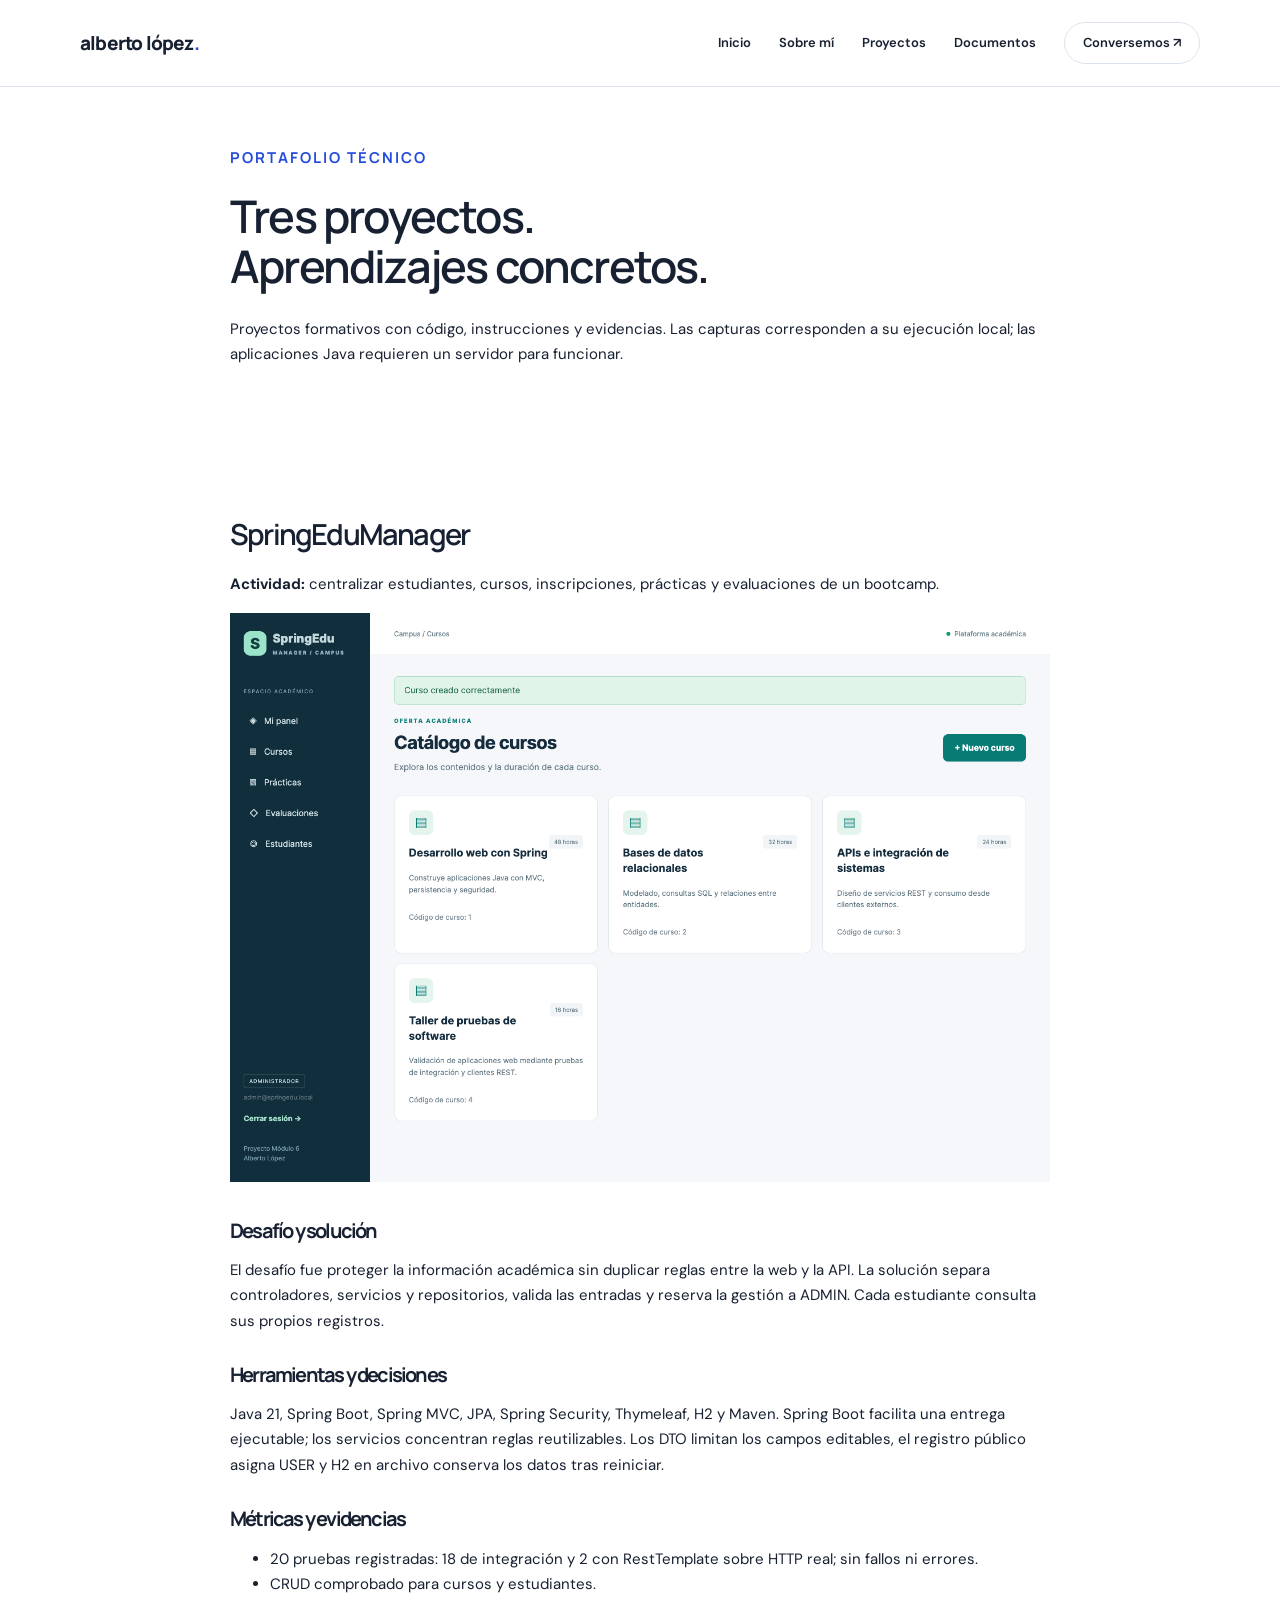
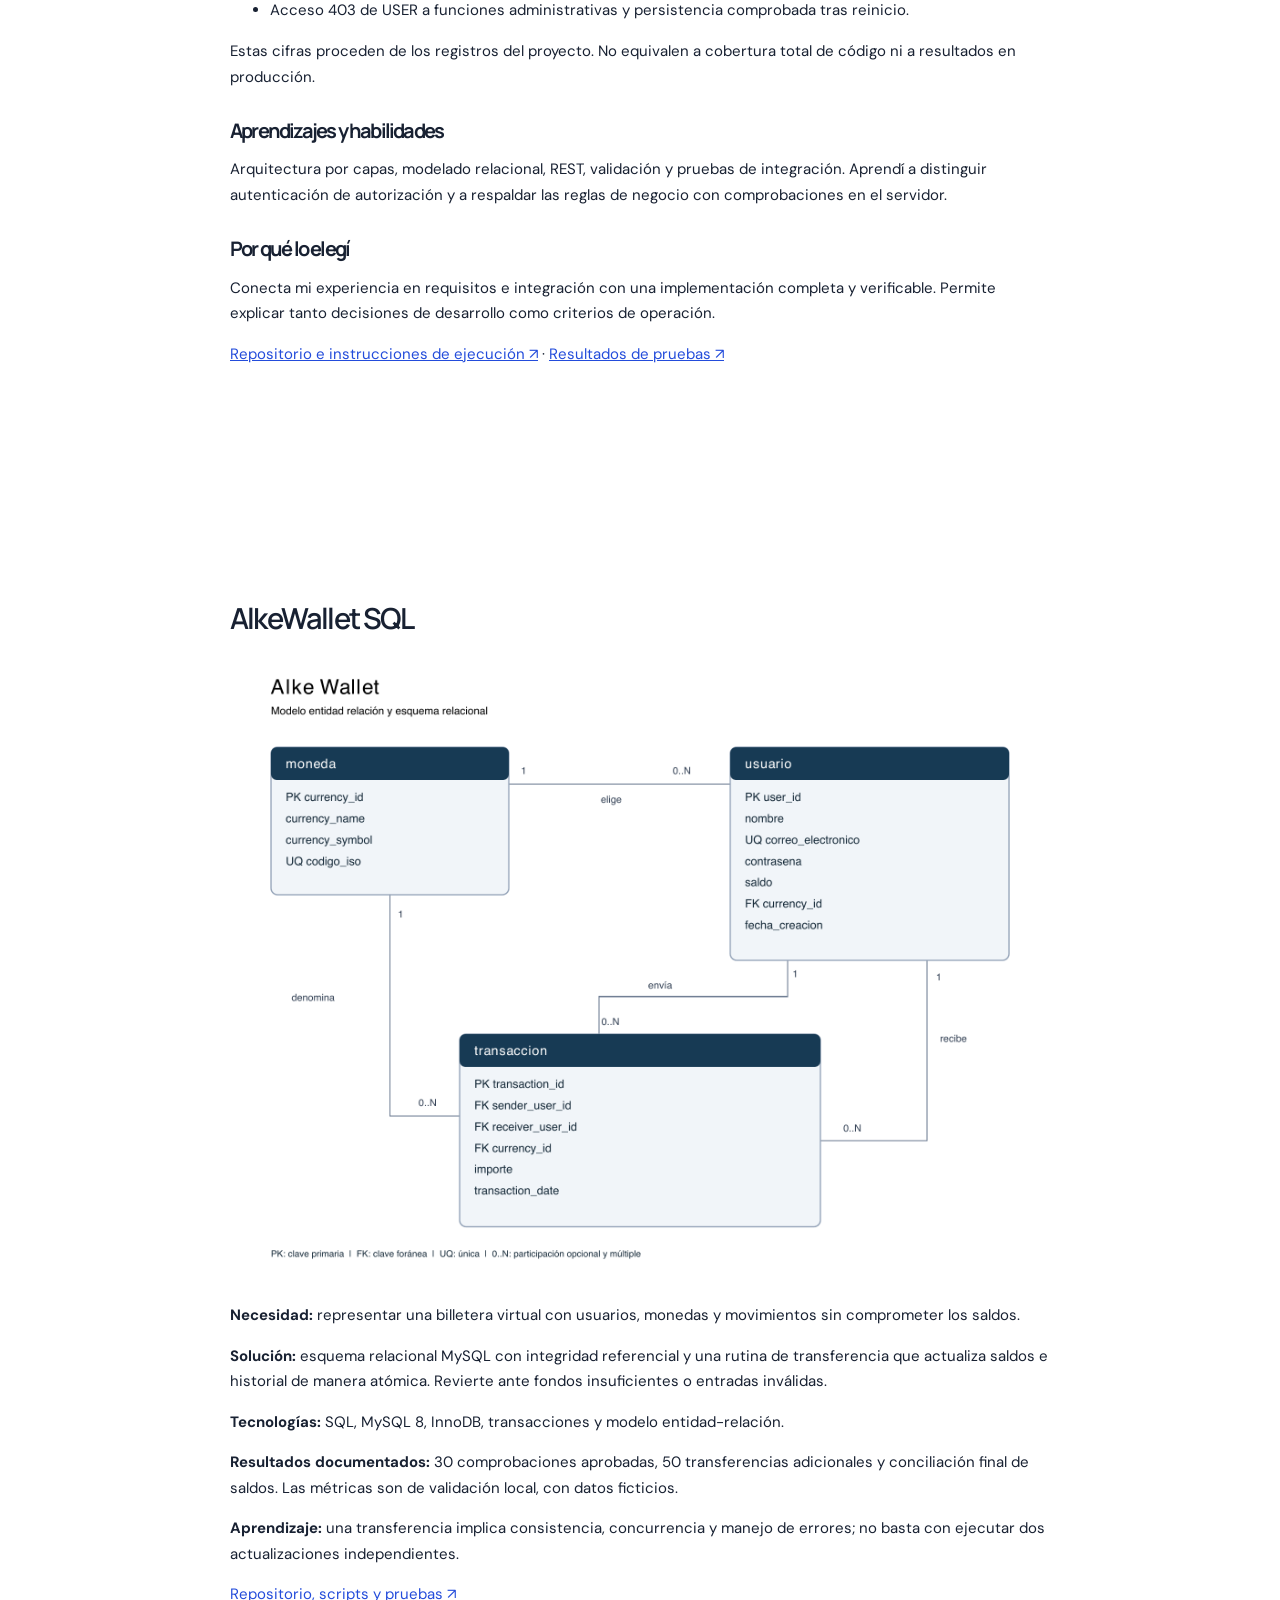
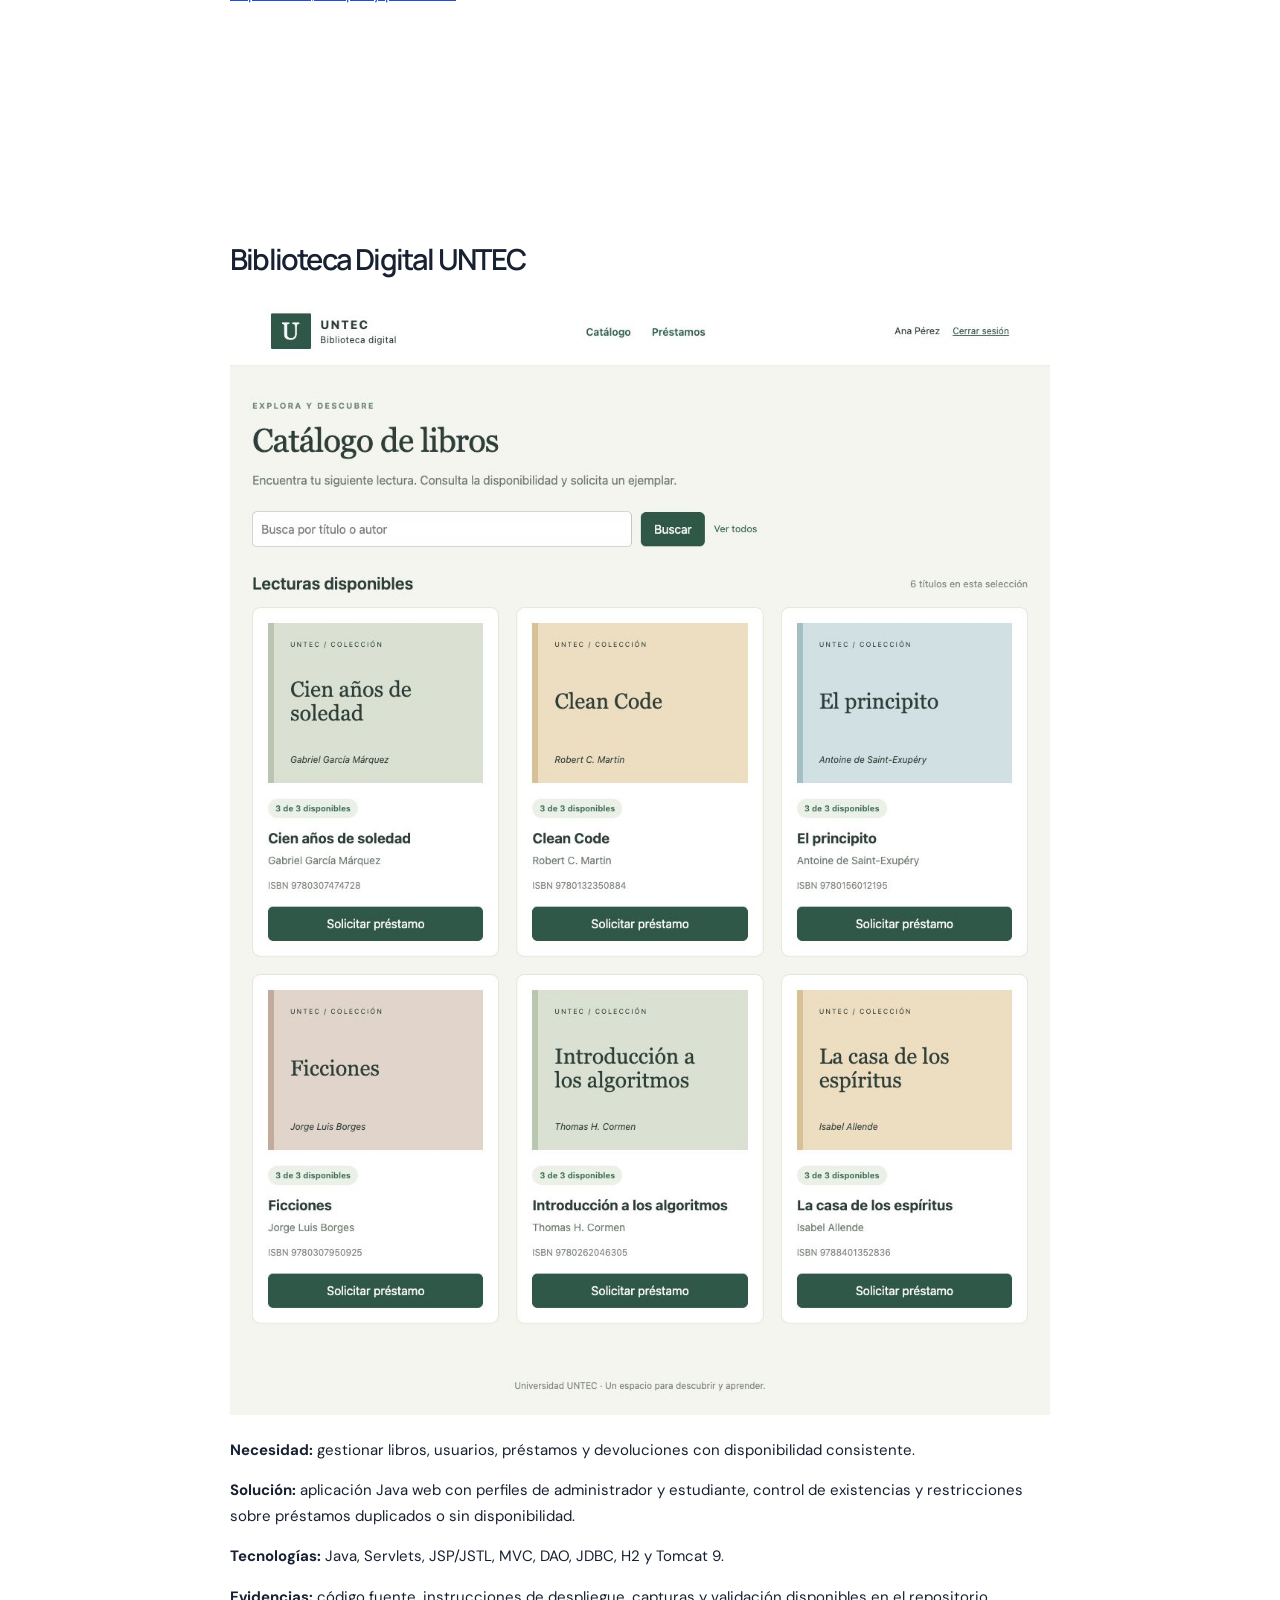
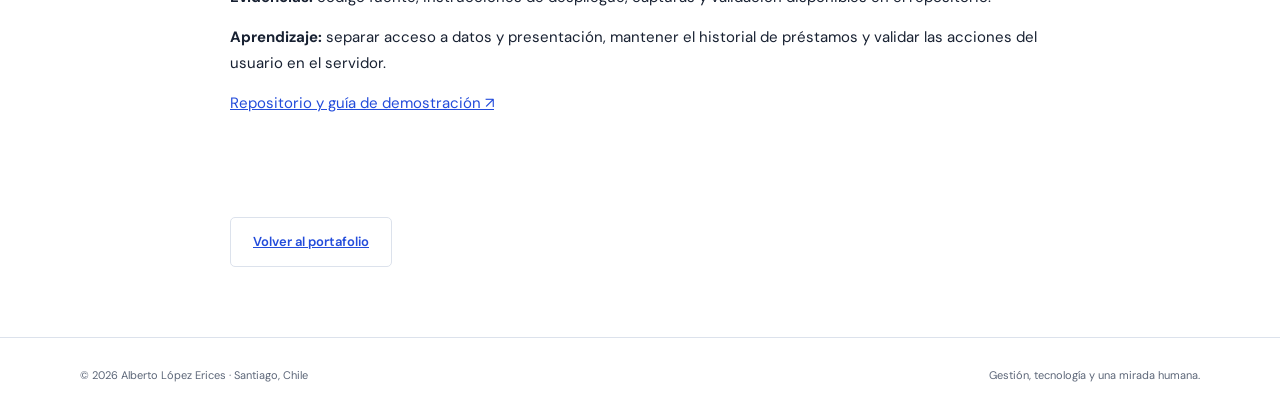
<file: proyectos.html>
<!doctype html><html lang="es"><head><meta charset="utf-8"><meta name="viewport" content="width=device-width,initial-scale=1"><meta name="description" content="Alberto López Erices: gestión de proyectos TI, integración de soluciones y desarrollo Java. Proyectos, experiencia, currículum y contacto."><title>Proyectos | Alberto López Erices</title><link rel="icon" href="assets/favicon.svg" type="image/svg+xml"><link rel="stylesheet" href="style.css?v=2"></head><body><a class="skip" href="#contenido">Saltar al contenido</a><header><div class="wrap nav"><a href="index.html" class="brand" aria-label="Alberto López, inicio">alberto lópez<span>.</span></a><button class="menu" aria-expanded="false" aria-controls="navegacion">Menú</button><nav id="navegacion" aria-label="Navegación principal"><a href="index.html#inicio">Inicio</a><a href="index.html#sobre-mi">Sobre mí</a><a href="index.html#proyectos">Proyectos</a><a href="index.html#documentos">Documentos</a><a class="navcontact" href="index.html#contacto">Conversemos ↗</a></nav></div></header><main id="contenido" class="wrap document"><p class="eyebrow">Portafolio técnico</p><h1>Tres proyectos.<br>Aprendizajes concretos.</h1><p>Proyectos formativos con código, instrucciones y evidencias. Las capturas corresponden a su ejecución local; las aplicaciones Java requieren un servidor para funcionar.</p><section id="spring"><h2>SpringEduManager</h2><p><b>Actividad:</b> centralizar estudiantes, cursos, inscripciones, prácticas y evaluaciones de un bootcamp.</p><img src="assets/spring.png" alt="Curso guardado en SpringEduManager"><h3>Desafío y solución</h3><p>El desafío fue proteger la información académica sin duplicar reglas entre la web y la API. La solución separa controladores, servicios y repositorios, valida las entradas y reserva la gestión a ADMIN. Cada estudiante consulta sus propios registros.</p><h3>Herramientas y decisiones</h3><p>Java 21, Spring Boot, Spring MVC, JPA, Spring Security, Thymeleaf, H2 y Maven. Spring Boot facilita una entrega ejecutable; los servicios concentran reglas reutilizables. Los DTO limitan los campos editables, el registro público asigna USER y H2 en archivo conserva los datos tras reiniciar.</p><h3>Métricas y evidencias</h3><ul><li>20 pruebas registradas: 18 de integración y 2 con RestTemplate sobre HTTP real; sin fallos ni errores.</li><li>CRUD comprobado para cursos y estudiantes.</li><li>Acceso 403 de USER a funciones administrativas y persistencia comprobada tras reinicio.</li></ul><p>Estas cifras proceden de los registros del proyecto. No equivalen a cobertura total de código ni a resultados en producción.</p><h3>Aprendizajes y habilidades</h3><p>Arquitectura por capas, modelado relacional, REST, validación y pruebas de integración. Aprendí a distinguir autenticación de autorización y a respaldar las reglas de negocio con comprobaciones en el servidor.</p><h3>Por qué lo elegí</h3><p>Conecta mi experiencia en requisitos e integración con una implementación completa y verificable. Permite explicar tanto decisiones de desarrollo como criterios de operación.</p><p><a href="https://github.com/alopezerices/SpringEduManager">Repositorio e instrucciones de ejecución ↗</a> · <a href="https://github.com/alopezerices/SpringEduManager/blob/main/docs/evidencias/PRUEBAS.md">Resultados de pruebas ↗</a></p></section><section id="wallet"><h2>AlkeWallet SQL</h2><img src="assets/wallet.png" alt="Modelo entidad-relación de AlkeWallet"><p><b>Necesidad:</b> representar una billetera virtual con usuarios, monedas y movimientos sin comprometer los saldos.</p><p><b>Solución:</b> esquema relacional MySQL con integridad referencial y una rutina de transferencia que actualiza saldos e historial de manera atómica. Revierte ante fondos insuficientes o entradas inválidas.</p><p><b>Tecnologías:</b> SQL, MySQL 8, InnoDB, transacciones y modelo entidad-relación.</p><p><b>Resultados documentados:</b> 30 comprobaciones aprobadas, 50 transferencias adicionales y conciliación final de saldos. Las métricas son de validación local, con datos ficticios.</p><p><b>Aprendizaje:</b> una transferencia implica consistencia, concurrencia y manejo de errores; no basta con ejecutar dos actualizaciones independientes.</p><p><a href="https://github.com/alopezerices/alke-wallet-sql">Repositorio, scripts y pruebas ↗</a></p></section><section id="biblioteca"><h2>Biblioteca Digital UNTEC</h2><img src="assets/biblioteca.png" alt="Catálogo de Biblioteca Digital UNTEC"><p><b>Necesidad:</b> gestionar libros, usuarios, préstamos y devoluciones con disponibilidad consistente.</p><p><b>Solución:</b> aplicación Java web con perfiles de administrador y estudiante, control de existencias y restricciones sobre préstamos duplicados o sin disponibilidad.</p><p><b>Tecnologías:</b> Java, Servlets, JSP/JSTL, MVC, DAO, JDBC, H2 y Tomcat 9.</p><p><b>Evidencias:</b> código fuente, instrucciones de despliegue, capturas y validación disponibles en el repositorio.</p><p><b>Aprendizaje:</b> separar acceso a datos y presentación, mantener el historial de préstamos y validar las acciones del usuario en el servidor.</p><p><a href="https://github.com/alopezerices/biblioteca-digital-untec">Repositorio y guía de demostración ↗</a></p></section><a class="button" href="index.html#proyectos">Volver al portafolio</a></main><footer><div class="wrap"><span>© 2026 Alberto López Erices · Santiago, Chile</span><span>Gestión, tecnología y una mirada humana.</span></div></footer><script src="main.js" defer></script></body></html>
</file>
<file: style.css>
@import url('https://fonts.googleapis.com/css2?family=DM+Sans:wght@400;500;600;700&family=Manrope:wght@400;500;600;700;800&display=swap');
:root{--ink:#182132;--blue:#234cdb;--muted:#5c6678;--line:#dce2ec;--soft:#f1f4fb;--white:#fff}*{box-sizing:border-box}html{scroll-behavior:smooth;scroll-padding-top:100px}body{margin:0;background:var(--white);color:var(--ink);font:16px/1.7 'DM Sans',sans-serif}a{color:inherit;text-decoration:none}a:hover{color:var(--blue)}button,input,textarea,select{font:inherit}button,a,input,textarea,select{outline-offset:5px}a:focus-visible,button:focus-visible{outline:3px solid var(--blue)}.wrap{max-width:1200px;margin:auto;padding:0 40px}.skip{position:absolute;top:-100px;background:white;padding:10px;z-index:20}.skip:focus{top:0}header{position:sticky;top:0;z-index:10;background:rgba(255,255,255,.96);border-bottom:1px solid var(--line)}.nav{height:86px;display:flex;align-items:center;justify-content:space-between;gap:25px}.brand{font:800 19px 'Manrope',sans-serif;letter-spacing:-.8px}.brand span{color:var(--blue)}nav{display:flex;gap:28px;align-items:center;font-size:13px;font-weight:600}.navcontact{border:1px solid var(--line);padding:9px 18px;border-radius:40px}.menu{display:none}.eyebrow{font:700 11px 'Manrope',sans-serif;letter-spacing:2px;text-transform:uppercase;color:var(--blue);margin:0 0 23px}.hero{padding:90px 0 65px;display:grid;grid-template-columns:1.15fr .85fr;gap:70px;align-items:center}h1,h2,h3{font-family:'Manrope',sans-serif;line-height:1.12;letter-spacing:-1.8px;margin:0}h1{font-size:clamp(42px,5.1vw,66px);font-weight:600}h1 em{font-family:Georgia,serif;font-weight:400;color:var(--blue)}.intro{font-size:17px;max-width:550px;color:var(--muted);margin:27px 0}.buttons{display:flex;flex-wrap:wrap;gap:13px;margin-top:30px}.button{display:inline-flex;justify-content:center;align-items:center;gap:24px;border-radius:5px;padding:13px 22px;font-size:13px;font-weight:600;border:1px solid var(--line);cursor:pointer;background:white}.primary{background:var(--blue);color:white;border-color:var(--blue)}.primary:hover{background:#183db8;color:white}.portrait{margin:0;position:relative}.portrait img{display:block;width:100%;height:480px;object-fit:cover;object-position:center 43%;border-radius:8px}.portrait figcaption{background:var(--ink);color:white;padding:17px 22px;font-size:12px;display:flex;justify-content:space-between;position:relative;margin:-35px 20px 0;border-radius:5px}.portrait figcaption span{color:#b4c0d4}.identity-art{height:480px;border-radius:8px;background:var(--soft);display:flex;align-items:center;justify-content:center;font:500 100px Georgia;color:var(--blue)}.facts{border-top:1px solid var(--line);border-bottom:1px solid var(--line);display:grid;grid-template-columns:repeat(3,1fr);padding:24px 0;margin:0 0 40px}.facts div{display:flex;gap:18px;align-items:center;padding:0 30px;border-right:1px solid var(--line)}.facts div:first-child{padding-left:0}.facts div:last-child{border:0}.facts strong{font:600 29px 'Manrope';color:var(--blue)}.facts span{font-size:12px;line-height:1.5;color:var(--muted)}section{padding:85px 0}.sectionhead{display:flex;align-items:end;justify-content:space-between;gap:35px;margin-bottom:38px}h2{font-size:40px;font-weight:600}.sectionhead p{max-width:370px;color:var(--muted);font-size:14px;margin:0}.about{display:grid;grid-template-columns:1fr 1fr;gap:85px}.about p{color:var(--muted);font-size:15px}.tag{display:inline-block;color:var(--blue);background:#edf1ff;font-size:11px;padding:5px 11px;border-radius:30px;margin:3px 3px 3px 0}.skills{display:grid;gap:22px}.skill{border-bottom:1px solid var(--line);padding-bottom:20px}.skill h3{font-size:16px;letter-spacing:-.3px}.skill p{font-size:13px;margin:9px 0 0}.soft{background:var(--soft)}.projects{display:grid;grid-template-columns:repeat(3,1fr);gap:24px}.project{background:white;border:1px solid var(--line);border-radius:8px;overflow:hidden;display:flex;flex-direction:column}.projectimage{padding:22px;background:#e4ebf0;aspect-ratio:1.4;display:flex;align-items:center}.projectimage img{width:100%;height:100%;object-fit:contain;border-radius:3px}.project:nth-child(2) .projectimage{background:#e8e4f0}.project:nth-child(3) .projectimage{background:#e3ebe7}.projectbody{padding:25px;display:flex;flex-direction:column;flex:1}.projectbody .eyebrow{font-size:9px;letter-spacing:1.1px;margin-bottom:13px}.project h3{font-size:22px;letter-spacing:-.8px}.project p{font-size:13px;color:var(--muted)}.projectlinks{display:flex;justify-content:space-between;gap:15px;margin-top:auto;padding-top:20px;font-size:12px;font-weight:700}.textlink{color:var(--blue);text-decoration:underline;text-underline-offset:4px}.case{display:grid;grid-template-columns:.65fr 1.35fr;gap:75px}.case h2{font-size:36px}.case p{font-size:14px;color:var(--muted)}.case-grid{display:grid;grid-template-columns:1fr 1fr;gap:30px}.case-grid h3{font-size:15px;letter-spacing:-.3px}.case-metrics{background:var(--soft);border-left:3px solid var(--blue);padding:22px;margin-top:24px}.case-metrics b{color:var(--blue)}.download-grid{display:grid;grid-template-columns:1fr 1fr;gap:24px}.download{background:white;padding:34px;border:1px solid var(--line);border-radius:6px}.download h3{font-size:23px}.download p{color:var(--muted);font-size:14px}.contact{display:grid;grid-template-columns:1fr 1fr;gap:100px}.contact p{color:var(--muted);font-size:14px}.contactaddress{margin-top:34px}.contactaddress a{display:block;margin:12px 0}.social{display:flex;gap:20px;margin-top:35px;font-size:12px;font-weight:600}form{display:grid;gap:15px}label{display:block;font-size:12px;font-weight:600}input,textarea,select{width:100%;border:1px solid var(--line);border-radius:4px;background:#fafbfd;padding:11px 13px;font-size:14px;color:var(--ink)}textarea{min-height:130px;resize:vertical}.formrow{display:grid;grid-template-columns:1fr 1fr;gap:15px}.formhint{font-size:11px!important;margin:0}.trap{display:none}.status{font-size:13px;min-height:24px}footer{border-top:1px solid var(--line);padding:28px 0;font-size:11px;color:var(--muted)}footer .wrap{display:flex;justify-content:space-between;gap:20px}.document{max-width:900px;padding-top:60px;padding-bottom:70px}.document h1{font-size:45px;margin-bottom:25px}.document h2{font-size:29px;margin:50px 0 22px}.document h3{font-size:20px;margin:30px 0 14px}.document p,.document li{font-size:15px}.document table{width:100%;border-collapse:collapse;font-size:12px;margin:20px 0}.document td{padding:13px;border:1px solid var(--line);vertical-align:top}.document tr:first-child{background:var(--soft)}.document img{max-width:100%;height:auto}.document .small{font-size:12px;color:var(--muted)}.document a{color:var(--blue);text-decoration:underline}.mobilelabel{display:none}@media(max-width:900px){.wrap{padding:0 24px}.hero{gap:30px}.portrait img,.identity-art{height:400px}nav{gap:16px}.about,.case,.contact{gap:35px}.projects{gap:12px}.projectbody{padding:18px}h2{font-size:34px}.facts div{padding:0 16px}.facts strong{font-size:24px}}@media(max-width:680px){.nav{height:72px}.menu{display:block;background:none;border:1px solid var(--line);padding:7px 12px;border-radius:4px;font-size:12px}nav{display:none;position:absolute;top:72px;left:0;right:0;background:white;padding:22px 24px;border-bottom:1px solid var(--line);flex-direction:column;align-items:stretch}nav.open{display:flex}.hero{padding:50px 0 40px;grid-template-columns:1fr;gap:40px}h1{font-size:43px}.intro{font-size:16px}.portrait img,.identity-art{height:420px}.facts{grid-template-columns:1fr;gap:18px;margin-bottom:0}.facts div{border:0;padding:0}.facts strong{min-width:90px}section{padding:58px 0}.sectionhead{display:block}.sectionhead p{margin-top:20px}.about,.case,.contact,.projects,.download-grid{grid-template-columns:1fr}.about{gap:30px}.projectimage{aspect-ratio:1.6}.projectbody{padding:25px}.case-grid{gap:22px}.contact{gap:35px}h2{font-size:32px}.download{padding:25px}.formrow{grid-template-columns:1fr}.document{overflow-wrap:anywhere}.document table{display:block;overflow-x:auto}footer .wrap{flex-direction:column;gap:5px}}@media(prefers-reduced-motion:reduce){html{scroll-behavior:auto}}
.aboutidentity{display:flex;align-items:center;gap:18px;margin-bottom:24px}.aboutidentity img{border-radius:50%;object-fit:cover;object-position:center 35%}.aboutidentity .eyebrow{margin:0}

.projectimage{height:230px;aspect-ratio:auto}.projectimage img{min-height:0;display:block}@media(max-width:680px){.projectimage{height:250px;aspect-ratio:auto}}
</file>
